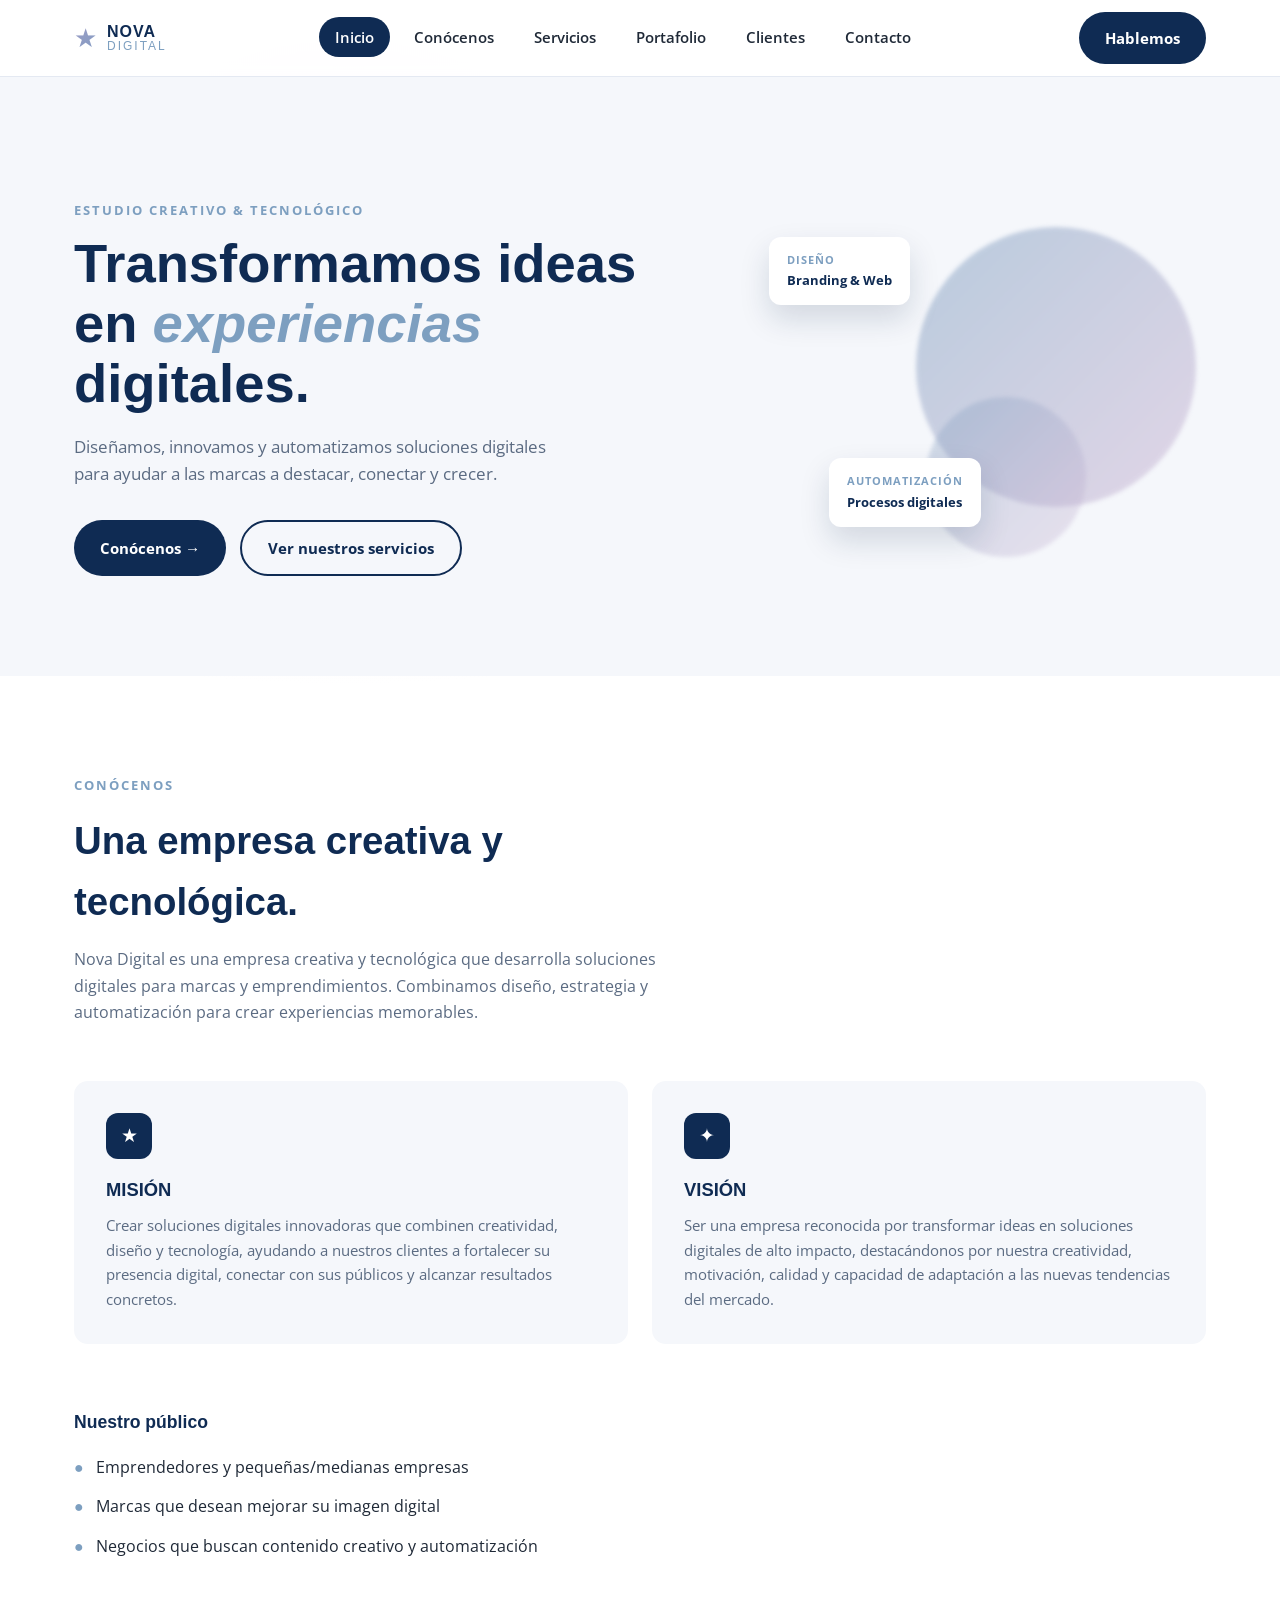
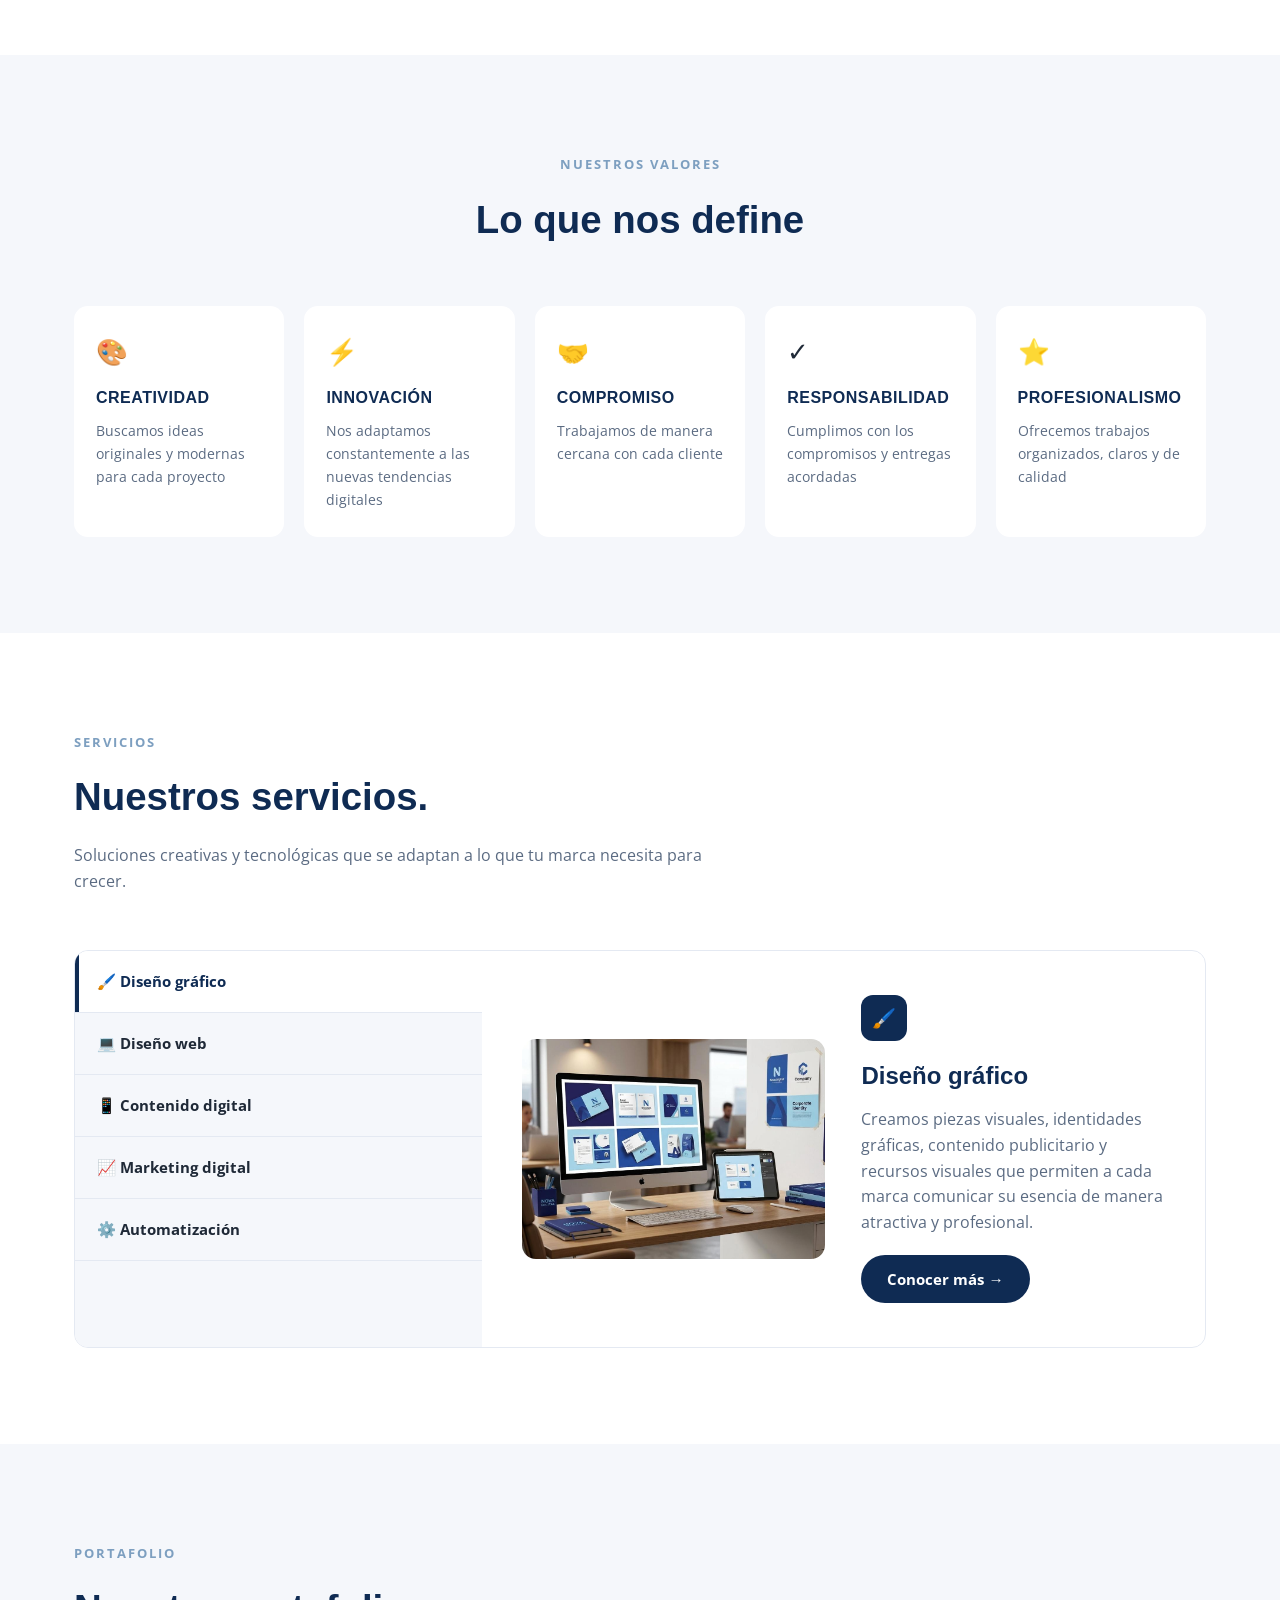
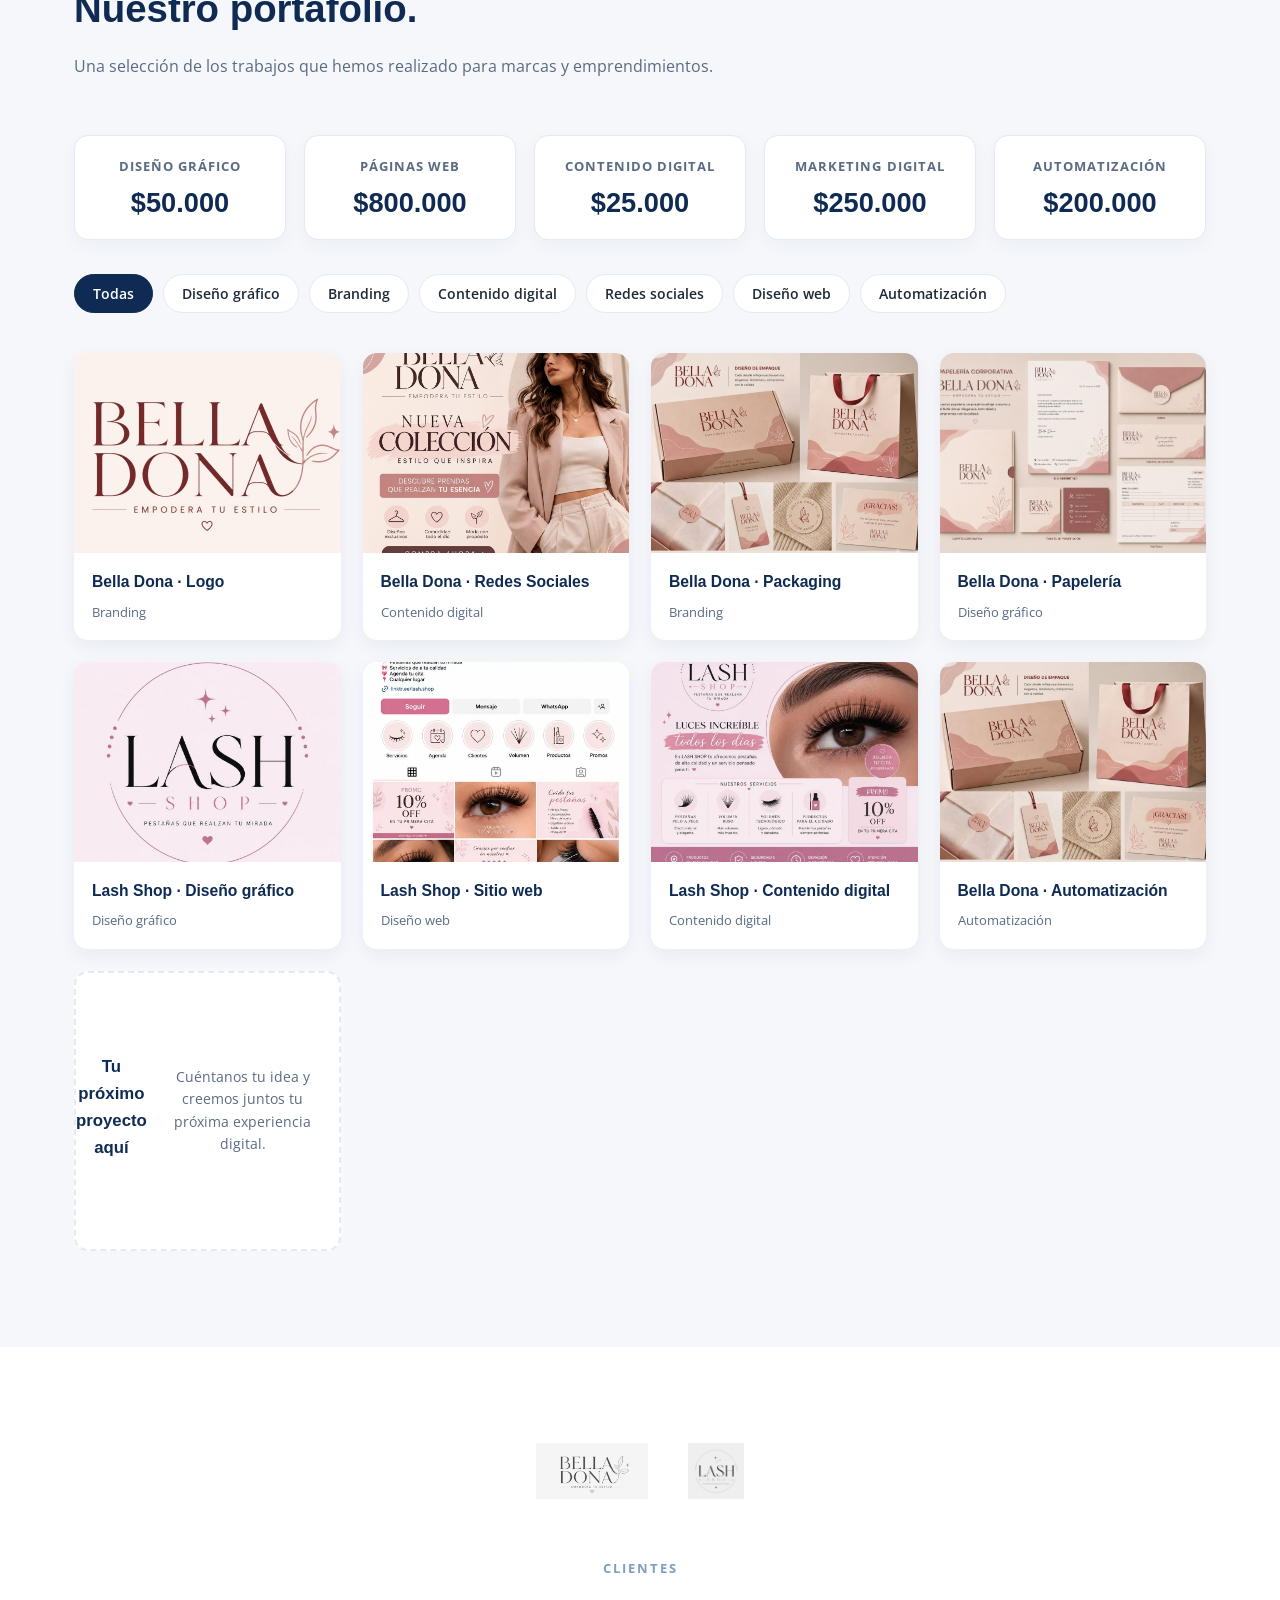
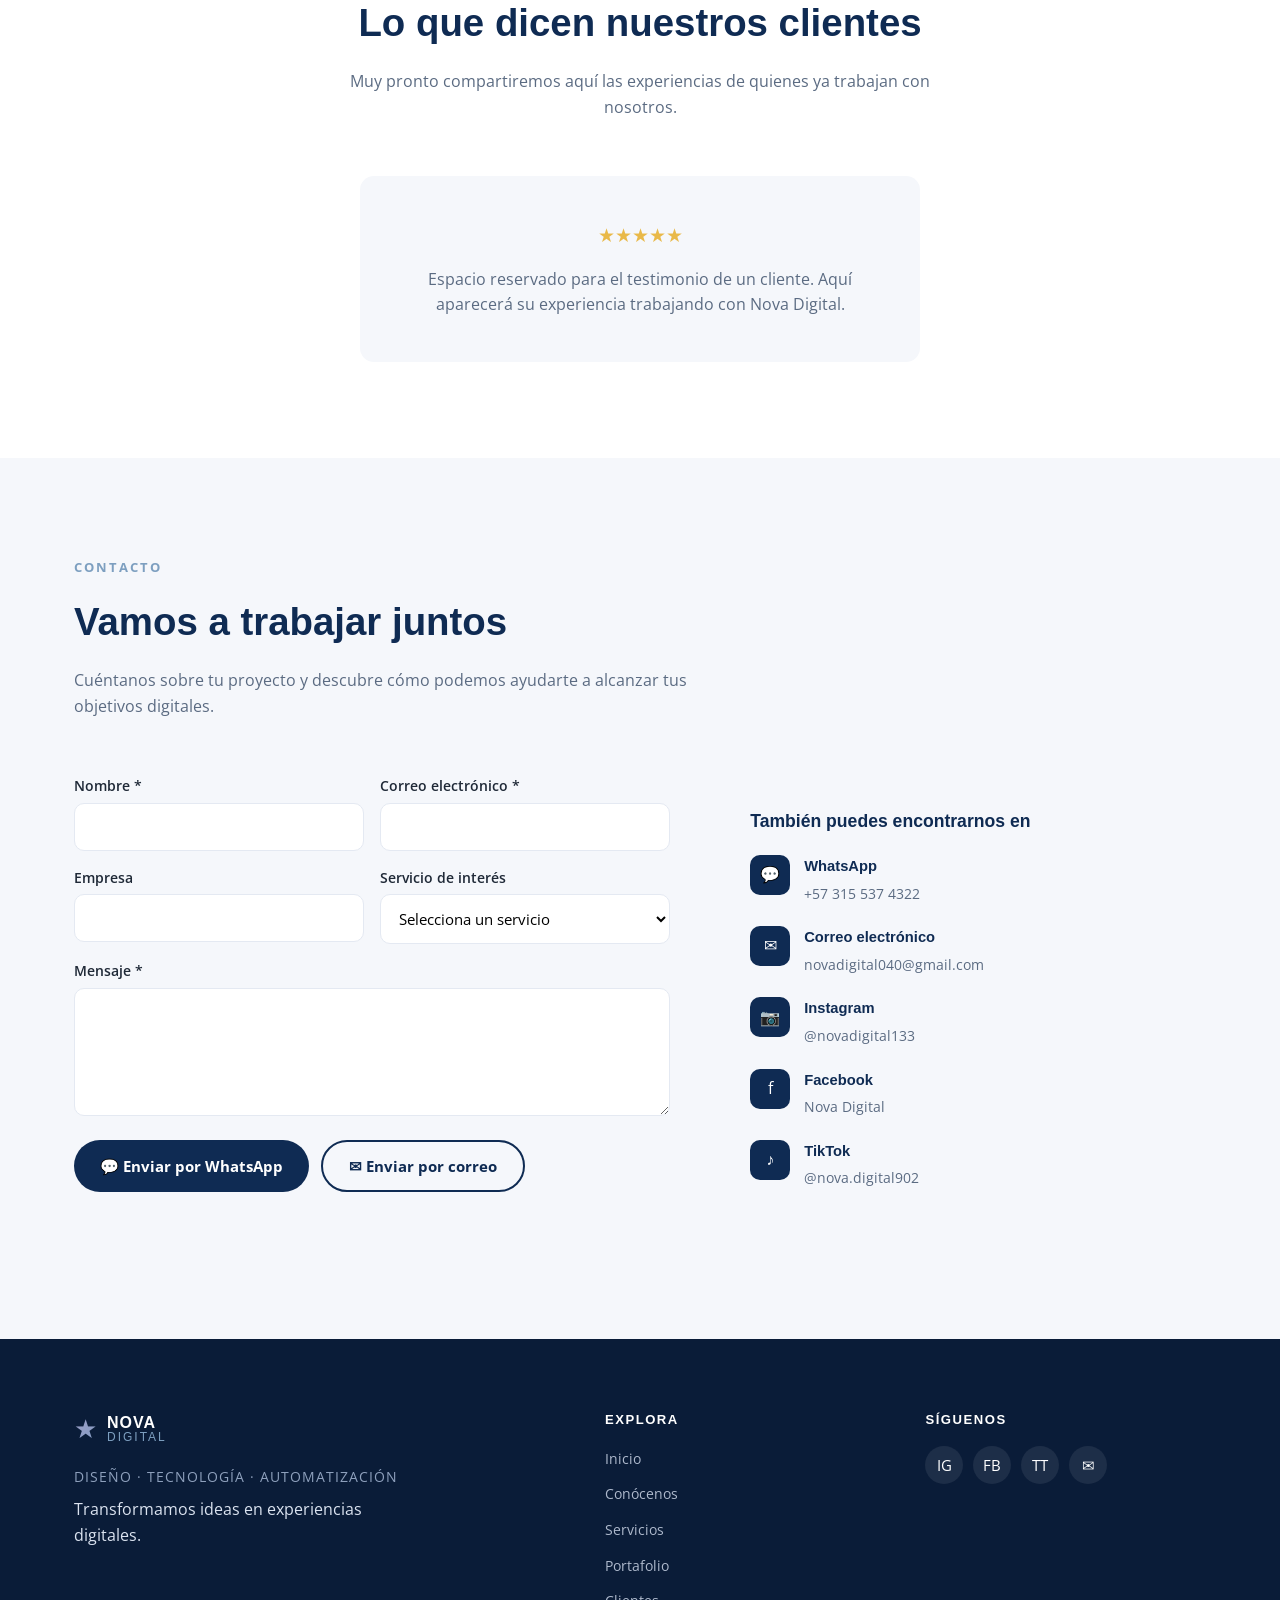
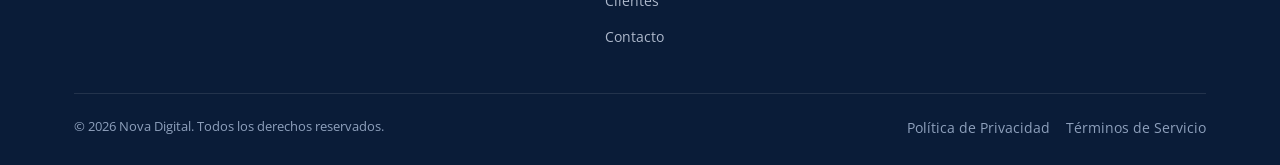
<file: index.html>
<!DOCTYPE html>
<html lang="es">
<head>
<meta charset="UTF-8">
<meta name="viewport" content="width=device-width, initial-scale=1.0">
<title>NOVA DIGITAL - Estudio Creativo & Tecnológico</title>
<meta name="description" content="Nova Digital: estudio creativo y tecnológico. Diseño, contenido y automatización digital para marcas y emprendimientos.">
<link rel="preconnect" href="https://fonts.googleapis.com">
<link rel="preconnect" href="https://fonts.gstatic.com" crossorigin>
<link href="https://fonts.googleapis.com/css2?family=Garet:wght@400;700&family=Open+Sans:wght@400;600;700&display=swap" rel="stylesheet">
<style>
:root{
  --navy:#0f2b53;
  --navy-deep:#0a1c38;
  --ink:#1f2937;
  --muted:#5b6b82;
  --line:#e4e9f2;
  --sky:#7d9fc0;
  --lav:#ceb5d4;
  --star-1:#a09ec5;
  --star-2:#7f9bc3;
  --bg-soft:#f5f7fb;
  --white:#ffffff;
  --radius:14px;
  --maxw:1180px;
}
*{box-sizing:border-box;}
html{background:#ffffff;scroll-behavior:smooth;}
body{margin:0;font-family:'Open Sans',sans-serif;color:var(--ink);background:transparent;line-height:1.6;}
/* Cada sección se detiene justo debajo del menú fijo al hacer scroll desde un enlace */
section[id]{scroll-margin-top:76px;}
@media (prefers-reduced-motion: reduce){
  html{scroll-behavior:auto;}
}
h1,h2,h3,h4{font-family:'Garet',sans-serif;color:var(--navy);margin:0;}
p{margin:0;}
a{color:inherit;}
img{max-width:100%;display:block;}
.container{max-width:var(--maxw);margin:0 auto;padding:0 24px;}
.eyebrow{display:inline-block;font-size:.8rem;letter-spacing:2px;color:var(--sky);font-weight:700;margin-bottom:14px;}
section{padding:96px 0;}
.btn{display:inline-flex;align-items:center;gap:8px;padding:14px 26px;border-radius:999px;font-weight:700;text-decoration:none;cursor:pointer;border:none;font-family:'Open Sans',sans-serif;font-size:.95rem;transition:all .26s ease;}
.btn-primary{background:var(--navy);color:#fff;}
.btn-primary:hover{transform:translateY(-2px);box-shadow:0 10px 24px rgba(16,40,77,.28);}
.btn-outline{background:transparent;color:var(--navy);border:2px solid var(--navy);}
.btn-outline:hover{transform:translateY(-2px);background:var(--navy);color:#fff;}

/* NAVBAR */
.navbar{position:sticky;top:0;z-index:500;background:rgba(255,255,255,.92);backdrop-filter:blur(6px);border-bottom:1px solid var(--line);}
.navbar .container{display:flex;align-items:center;justify-content:space-between;height:76px;}
.logo{display:flex;align-items:center;gap:10px;}
.logo-icon{font-size:1.6rem;background:linear-gradient(135deg,var(--star-1),var(--star-2));-webkit-background-clip:text;background-clip:text;color:transparent;}
.logo-nova{font-family:'Garet',sans-serif;font-weight:700;color:var(--navy);line-height:1;letter-spacing:1px;font-size:1rem;}
.logo-digital{font-family:'Garet',sans-serif;font-weight:400;color:var(--sky);line-height:1;letter-spacing:2px;font-size:.75rem;}
.nav-links{list-style:none;display:flex;gap:8px;margin:0;padding:0;}
.nav-links a{padding:10px 16px;border-radius:999px;text-decoration:none;color:var(--ink);font-weight:600;font-size:.92rem;}
.nav-links a:hover,.nav-links a.active-link{background:var(--navy);color:#fff;}
.nav-cta{display:flex;align-items:center;gap:14px;}
.hamburger{display:none;flex-direction:column;gap:5px;cursor:pointer;}
.hamburger span{width:24px;height:2px;background:var(--navy);display:block;}
@media (max-width:900px){
  .nav-links{display:none;position:absolute;top:76px;left:0;right:0;background:#fff;flex-direction:column;padding:16px;box-shadow:0 12px 24px rgba(0,0,0,.08);}
  .nav-links.nav-open{display:flex;}
  .hamburger{display:flex;}
  .nav-cta .btn{display:none;}
}

/* HERO */
.hero{position:relative;padding:120px 0 100px;overflow:hidden;background:var(--bg-soft);}
.hero .container{position:relative;z-index:2;display:grid;grid-template-columns:1.2fr .8fr;gap:40px;align-items:center;}
.hero h1{font-size:clamp(2.4rem,5vw,3.4rem);line-height:1.1;font-weight:700;}
.hero h1 em{font-style:italic;color:var(--sky);}
.hero-desc{margin-top:20px;max-width:480px;color:var(--muted);font-size:1.05rem;}
.hero-actions{margin-top:32px;display:flex;gap:14px;flex-wrap:wrap;}
.hero-visual{position:relative;height:340px;}
.hero-blob{position:absolute;border-radius:50%;background:linear-gradient(135deg,var(--sky),var(--lav));opacity:.5;filter:blur(2px);animation:blobFloat 9s ease-in-out infinite;}
.hero-blob.b1{width:280px;height:280px;top:10px;right:10px;animation-duration:11s;}
.hero-blob.b2{width:160px;height:160px;bottom:0;right:120px;opacity:.35;animation-duration:8s;animation-direction:alternate-reverse;}
@keyframes blobFloat{
  0%{transform:translate(0,0) scale(1);}
  50%{transform:translate(-18px,22px) scale(1.06);}
  100%{transform:translate(0,0) scale(1);}
}
@media (prefers-reduced-motion: reduce){
  .hero-blob{animation:none;}
}
.float-card{position:absolute;background:#fff;border-radius:12px;padding:14px 18px;box-shadow:0 14px 30px rgba(16,40,77,.15);font-size:.82rem;}
.float-card .fc-label{color:var(--sky);font-weight:700;letter-spacing:1px;font-size:.7rem;display:block;margin-bottom:2px;}
.float-card .fc-value{color:var(--navy);font-weight:700;}
.float-card.fc1{top:20px;left:0;}
.float-card.fc2{bottom:30px;left:60px;}

/* SECTION HEADER */
.section-header{max-width:640px;margin-bottom:56px;}
.section-header.center{margin-left:auto;margin-right:auto;text-align:center;}
.section-header h2{font-size:clamp(1.9rem,3vw,2.5rem);}
.section-header .sub{margin-top:14px;color:var(--muted);font-size:1.02rem;}

/* CONOCENOS */
.conocenos-grid{display:grid;grid-template-columns:1fr 1fr;gap:24px;margin-bottom:64px;}
.mv-card{background:var(--bg-soft);border-radius:var(--radius);padding:32px;}
.mv-icon{width:46px;height:46px;border-radius:12px;background:var(--navy);color:#fff;display:flex;align-items:center;justify-content:center;font-size:1.2rem;margin-bottom:16px;}
.mv-card h3{font-size:1.15rem;margin-bottom:10px;}
.mv-card p{color:var(--muted);font-size:.96rem;}
.public-list{display:grid;gap:14px;margin-top:18px;}
.public-item{display:flex;gap:12px;align-items:flex-start;}
.public-item .bullet{color:var(--sky);}
.subtitle{font-size:1.1rem;margin-bottom:6px;}

/* VALORES */
.valores{background:var(--bg-soft);}
.valores-grid{display:grid;grid-template-columns:repeat(auto-fit,minmax(190px,1fr));gap:20px;}
.valor-card{background:#fff;border-radius:var(--radius);padding:26px 22px;text-align:left;}
.valor-icon{font-size:1.6rem;margin-bottom:12px;}
.valor-card h3{font-size:1rem;letter-spacing:.5px;margin-bottom:8px;}
.valor-card p{color:var(--muted);font-size:.9rem;}

/* SERVICIOS */
.servicios-layout{display:grid;grid-template-columns:.9fr 1.6fr;gap:0;border:1px solid var(--line);border-radius:var(--radius);overflow:hidden;}
.servicios-tabs{list-style:none;margin:0;padding:0;background:var(--bg-soft);}
.servicios-tabs li{border-bottom:1px solid var(--line);}
.servicios-tabs button{width:100%;text-align:left;padding:20px 22px;background:none;border:none;font-family:'Open Sans',sans-serif;font-weight:700;font-size:.96rem;color:var(--ink);cursor:pointer;display:block;}
.servicios-tabs button.active{background:#fff;color:var(--navy);box-shadow:inset 4px 0 0 var(--navy);}
.servicio-panel{display:none;padding:44px 40px;grid-template-columns:1fr 1fr;gap:36px;align-items:center;}
.servicio-panel.active{display:grid;}
.servicio-visual{background:var(--bg-soft);border-radius:var(--radius);height:220px;display:flex;align-items:center;justify-content:center;text-align:center;color:var(--muted);font-size:.85rem;padding:0;overflow:hidden;}
.servicio-visual img{width:100%;height:100%;object-fit:cover;display:block;transition:transform .5s ease;}
.servicio-panel:hover .servicio-visual img{transform:scale(1.05);}
.servicio-icon{width:46px;height:46px;border-radius:12px;background:var(--navy);color:#fff;display:flex;align-items:center;justify-content:center;font-size:1.2rem;margin-bottom:16px;}
.servicio-panel h3{font-size:1.5rem;margin-bottom:12px;}
.servicio-panel p{color:var(--muted);margin-bottom:20px;}
@media (max-width:800px){
  .servicios-layout{grid-template-columns:1fr;}
  .servicio-panel{grid-template-columns:1fr;padding:28px 22px;}
}

/* PORTAFOLIO */
.portafolio{background:var(--bg-soft);}
.portfolio-pricing{display:grid;grid-template-columns:repeat(auto-fit,minmax(180px,1fr));gap:18px;margin:0 0 34px;}
.price-card{background:#fff;border:1px solid var(--line);border-radius:var(--radius);padding:20px 18px;text-align:center;box-shadow:0 6px 18px rgba(16,40,77,.04);}
.price-label{display:block;color:var(--muted);font-size:.8rem;letter-spacing:.08em;text-transform:uppercase;margin-bottom:10px;font-weight:700;}
.price-amount{display:block;color:var(--navy);font-size:1.7rem;font-weight:700;font-family:'Garet',sans-serif;line-height:1.2;}
.filter-bar{display:flex;flex-wrap:wrap;gap:10px;margin-bottom:40px;}
.filter-btn{padding:9px 18px;border-radius:999px;border:1px solid var(--line);background:#fff;font-family:'Open Sans',sans-serif;font-weight:600;font-size:.85rem;cursor:pointer;color:var(--ink);transition:all .2s ease;}
.filter-btn.active{background:var(--navy);color:#fff;border-color:var(--navy);}
.filter-btn:hover{transform:translateY(-1px);}
.portafolio-grid{display:grid;grid-template-columns:repeat(auto-fit,minmax(240px,1fr));gap:22px;}
.p-card{background:#fff;border-radius:var(--radius);overflow:hidden;box-shadow:0 6px 18px rgba(16,40,77,.06);cursor:pointer;transition:transform .35s cubic-bezier(.2,.7,.2,1),box-shadow .35s ease;}
.p-card:hover{transform:translateY(-6px);box-shadow:0 22px 40px rgba(16,40,77,.16);}
.p-card img,.p-card .ph{width:100%;height:200px;object-fit:cover;background:linear-gradient(135deg,var(--sky),var(--lav));transition:transform .5s ease;}
.p-card:hover img{transform:scale(1.06);}
.p-card .ph{display:flex;align-items:center;justify-content:center;color:#fff;font-weight:700;text-align:center;padding:10px;}
.p-card .p-caption{padding:16px 18px;}
.p-card .p-caption h4{font-size:.98rem;margin-bottom:4px;}
.p-card .p-caption span{color:var(--muted);font-size:.8rem;}
.p-card.hide{display:none;}
.p-card.next-project{display:flex;align-items:center;justify-content:center;min-height:280px;text-align:center;border:2px dashed var(--line);background:#fff;box-shadow:none;}
.p-card.next-project h4{font-size:1.05rem;margin-bottom:6px;}
.p-card.next-project p{color:var(--muted);font-size:.88rem;padding:0 18px;}

/* CLIENTES */
.clientes-logos{display:flex;gap:40px;justify-content:center;align-items:center;flex-wrap:wrap;margin-bottom:56px;opacity:.9;}
.clientes-logos img{height:56px;width:auto;object-fit:contain;filter:grayscale(100%);}
.testimonio-placeholder{max-width:560px;margin:0 auto;text-align:center;background:var(--bg-soft);border-radius:var(--radius);padding:44px 36px;}
.testimonio-placeholder .stars{color:#e9b949;font-size:1.2rem;margin-bottom:16px;}
.testimonio-placeholder p{color:var(--muted);}

/* CONTACTO */
.contacto-layout{display:grid;grid-template-columns:1.1fr .9fr;gap:48px;}
.form-group{margin-bottom:16px;}
.form-group label{display:block;font-size:.85rem;font-weight:600;margin-bottom:6px;color:var(--ink);}
.form-group input,.form-group select,.form-group textarea{width:100%;padding:13px 14px;border:1px solid var(--line);border-radius:10px;font-family:'Open Sans',sans-serif;font-size:.95rem;background:#fff;}
.form-group input:focus,.form-group select:focus,.form-group textarea:focus{outline:none;border-color:var(--sky);box-shadow:0 0 0 4px rgba(125,159,192,.18);}
.form-row{display:grid;grid-template-columns:1fr 1fr;gap:16px;}
.form-actions{display:flex;gap:12px;flex-wrap:wrap;margin-top:8px;}
.form-feedback{margin-top:14px;padding:12px 16px;border-radius:8px;background:#eaf6ec;color:#256029;font-size:.92rem;display:none;}
.form-feedback.show{display:block;}
.contacto-side{background:var(--bg-soft);border-radius:var(--radius);padding:32px;}
.contacto-side h3{font-size:1.1rem;margin-bottom:20px;}
.contact-row{display:flex;gap:14px;align-items:flex-start;margin-bottom:20px;}
.contact-row .ci{width:40px;height:40px;border-radius:10px;background:var(--navy);color:#fff;display:flex;align-items:center;justify-content:center;flex-shrink:0;}
.contact-row h4{font-size:.92rem;margin-bottom:2px;}
.contact-row p,.contact-row a{color:var(--muted);font-size:.9rem;text-decoration:none;}

/* FOOTER */
.footer{background:var(--navy-deep);color:#c9d4e6;padding:70px 0 26px;margin-top:0;}
.footer-top{display:grid;grid-template-columns:1.4fr .8fr .8fr;gap:40px;padding-bottom:44px;border-bottom:1px solid rgba(255,255,255,.1);}
.footer-logo{display:flex;align-items:center;gap:10px;margin-bottom:16px;}
.footer-logo .logo-nova{color:#fff;}
.footer-logo .logo-digital{color:var(--sky);}
.footer-tag{color:#8ea0bc;font-size:.85rem;letter-spacing:1px;margin-bottom:10px;}
.footer-headline{max-width:320px;color:#dbe3f0;}
.footer h4{color:#fff;font-size:.82rem;letter-spacing:1.5px;margin-bottom:16px;}
.footer ul{list-style:none;margin:0;padding:0;display:grid;gap:10px;}
.footer a{color:#aeb9cc;text-decoration:none;font-size:.9rem;}
.footer a:hover{color:#fff;}
.footer-socials{display:flex;gap:10px;}
.footer .social-icon{width:38px;height:38px;border-radius:50%;background:rgba(255,255,255,.08);display:flex;align-items:center;justify-content:center;color:#fff;text-decoration:none;font-size:.95rem;transition:all .2s ease;}
.footer .social-icon:hover{background:var(--sky);transform:translateY(-2px);}
.footer-bottom{display:flex;justify-content:space-between;flex-wrap:wrap;gap:10px;padding-top:22px;font-size:.82rem;color:#8ea0bc;}
.footer-bottom a{color:#8ea0bc;margin-left:16px;text-decoration:none;}
@media (max-width:800px){.footer-top{grid-template-columns:1fr;}}

/* MODALS (reused for servicios "Conocer más") */
.modal-overlay{position:fixed;inset:0;background:rgba(10,20,40,.6);display:none;align-items:center;justify-content:center;z-index:1000;padding:20px;}
.modal-overlay.active{display:flex;}
.modal{background:#fff;width:min(920px,100%);max-height:90vh;overflow:auto;border-radius:16px;padding:28px;position:relative;}
.modal .close-btn{position:absolute;right:18px;top:14px;background:none;border:none;font-size:1.5rem;cursor:pointer;color:var(--navy);}
.modal-header{text-align:center;margin-bottom:22px;}
.modal-header p{color:var(--muted);margin-top:8px;}
.modal-grid{display:grid;grid-template-columns:repeat(2,1fr);gap:16px;}
.modal-grid img{width:100%;height:260px;object-fit:cover;border-radius:10px;background:var(--bg-soft);}
.modal-caption{text-align:center;font-weight:700;color:var(--navy);margin-top:8px;font-size:.85rem;}
@media (max-width:640px){.modal-grid{grid-template-columns:1fr;}.conocenos-grid,.contacto-layout,.form-row{grid-template-columns:1fr;}}

/* ===================================================================
   FONDO DINÁMICO ANIMADO — Logo Nova ★
   Capa fija de estrellas + aurora sutil que actúa como fondo vivo
   de toda la página, detrás del contenido y de las secciones con
   color propio.
=================================================================== */
.star-field{
  position:fixed;
  inset:0;
  z-index:-1;
  pointer-events:none;
  overflow:hidden;
  background:
    radial-gradient(60% 50% at 15% 10%, rgba(206,181,212,.20), transparent 65%),
    radial-gradient(55% 45% at 90% 25%, rgba(125,159,192,.20), transparent 60%),
    radial-gradient(50% 50% at 50% 100%, rgba(160,158,197,.14), transparent 65%),
    #ffffff;
  background-size:180% 180%, 180% 180%, 160% 160%, auto;
  animation:auroraDrift 22s ease-in-out infinite;
}
@keyframes auroraDrift{
  0%{background-position:0% 0%, 100% 0%, 50% 100%;}
  50%{background-position:20% 30%, 70% 30%, 60% 80%;}
  100%{background-position:0% 0%, 100% 0%, 50% 100%;}
}
.star-field .star{
  position:absolute;
  color:var(--star-1);
  line-height:1;
  opacity:0;
  will-change:transform, opacity;
  animation-name:starTwinkle, starDrift;
  animation-timing-function:ease-in-out, linear;
  animation-iteration-count:infinite, infinite;
}
.star-field .star:nth-child(3n){color:var(--star-2);}
.star-field .star:nth-child(5n){color:var(--lav);}
@keyframes starTwinkle{
  0%,100%{opacity:0;}
  50%{opacity:var(--star-peak, .6);}
}
@keyframes starDrift{
  0%{transform:translateY(0) rotate(0deg);}
  100%{transform:translateY(-26px) rotate(20deg);}
}
@media (prefers-reduced-motion: reduce){
  .star-field{animation:none;}
  .star-field .star{animation:none;opacity:.22;}
}

/* Revelado suave al hacer scroll — un único patrón de animación
   aplicado de forma consistente en toda la página */
.reveal{opacity:0;transform:translateY(22px);transition:opacity .7s ease,transform .7s cubic-bezier(.2,.7,.2,1);}
.reveal.is-visible{opacity:1;transform:translateY(0);}
@media (prefers-reduced-motion: reduce){
  .reveal{opacity:1;transform:none;transition:none;}
}

/* Brillo premium al pasar el cursor sobre el botón principal */
.btn-primary{position:relative;overflow:hidden;}
.btn-primary::after{
  content:"";
  position:absolute;
  top:0;left:-60%;
  width:40%;height:100%;
  background:linear-gradient(115deg,transparent,rgba(255,255,255,.35),transparent);
  transform:skewX(-20deg);
  transition:left .6s ease;
}
.btn-primary:hover::after{left:130%;}

/* Botón flotante: vuelve al Inicio con desplazamiento suave */
.back-to-top{
  position:fixed;
  right:24px;
  bottom:24px;
  width:52px;
  height:52px;
  border-radius:50%;
  border:none;
  background:var(--navy);
  color:#fff;
  font-size:1.25rem;
  display:flex;
  align-items:center;
  justify-content:center;
  cursor:pointer;
  box-shadow:0 12px 28px rgba(16,40,77,.28);
  opacity:0;
  visibility:hidden;
  transform:translateY(14px);
  transition:opacity .35s ease, transform .35s ease, visibility .35s, box-shadow .2s ease;
  z-index:600;
}
.back-to-top.is-visible{opacity:1;visibility:visible;transform:translateY(0);}
.back-to-top:hover{box-shadow:0 16px 34px rgba(16,40,77,.36);transform:translateY(-3px);}
@media (max-width:600px){
  .back-to-top{right:16px;bottom:16px;width:46px;height:46px;font-size:1.1rem;}
}
</style>
</head>
<body>

<!-- FONDO DINÁMICO ANIMADO: estrellas ★ del logo Nova, decorativo -->
<div class="star-field" id="starField" aria-hidden="true"></div>

<!-- NAVBAR -->
<nav class="navbar">
  <div class="container">
    <div class="logo">
      <span class="logo-icon">★</span>
      <div>
        <div class="logo-nova">NOVA</div>
        <div class="logo-digital">DIGITAL</div>
      </div>
    </div>
    <ul class="nav-links" id="nav-links">
      <li><a href="#inicio" class="nav-link">Inicio</a></li>
      <li><a href="#conocenos" class="nav-link">Conócenos</a></li>
      <li><a href="#servicios" class="nav-link">Servicios</a></li>
      <li><a href="#portafolio" class="nav-link">Portafolio</a></li>
      <li><a href="#clientes" class="nav-link">Clientes</a></li>
      <li><a href="#contacto" class="nav-link">Contacto</a></li>
    </ul>
    <div class="nav-cta">
      <a href="#contacto" class="btn btn-primary">Hablemos</a>
      <div class="hamburger" id="hamburger" role="button" tabindex="0" aria-label="Abrir menú" aria-expanded="false" aria-controls="nav-links">
        <span></span><span></span><span></span>
      </div>
    </div>
  </div>
</nav>

<!-- HERO / INICIO -->
<section class="hero" id="inicio">
  <div class="container">
    <div>
      <span class="eyebrow">ESTUDIO CREATIVO &amp; TECNOLÓGICO</span>
      <h1>Transformamos ideas<br>en <em>experiencias</em><br>digitales.</h1>
      <p class="hero-desc">Diseñamos, innovamos y automatizamos soluciones digitales para ayudar a las marcas a destacar, conectar y crecer.</p>
      <div class="hero-actions">
        <a href="#conocenos" class="btn btn-primary">Conócenos →</a>
        <a href="#servicios" class="btn btn-outline">Ver nuestros servicios</a>
      </div>
    </div>
    <div class="hero-visual">
      <div class="hero-blob b1"></div>
      <div class="hero-blob b2"></div>
      <div class="float-card fc1"><span class="fc-label">DISEÑO</span><span class="fc-value">Branding &amp; Web</span></div>
      <div class="float-card fc2"><span class="fc-label">AUTOMATIZACIÓN</span><span class="fc-value">Procesos digitales</span></div>
    </div>
  </div>
</section>

<!-- CONOCENOS -->
<section id="conocenos">
  <div class="container">
    <div class="section-header reveal">
      <span class="eyebrow">CONÓCENOS</span>
      <h2>Una empresa creativa y tecnológica.</h2>
      <p class="sub">Nova Digital es una empresa creativa y tecnológica que desarrolla soluciones digitales para marcas y emprendimientos. Combinamos diseño, estrategia y automatización para crear experiencias memorables.</p>
    </div>

    <div class="conocenos-grid">
      <div class="mv-card reveal">
        <div class="mv-icon">★</div>
        <h3>MISIÓN</h3>
        <p>Crear soluciones digitales innovadoras que combinen creatividad, diseño y tecnología, ayudando a nuestros clientes a fortalecer su presencia digital, conectar con sus públicos y alcanzar resultados concretos.</p>
      </div>
      <div class="mv-card reveal">
        <div class="mv-icon">✦</div>
        <h3>VISIÓN</h3>
        <p>Ser una empresa reconocida por transformar ideas en soluciones digitales de alto impacto, destacándonos por nuestra creatividad, motivación, calidad y capacidad de adaptación a las nuevas tendencias del mercado.</p>
      </div>
    </div>

    <div>
      <h3 class="subtitle">Nuestro público</h3>
      <div class="public-list">
        <div class="public-item"><span class="bullet">●</span><p>Emprendedores y pequeñas/medianas empresas</p></div>
        <div class="public-item"><span class="bullet">●</span><p>Marcas que desean mejorar su imagen digital</p></div>
        <div class="public-item"><span class="bullet">●</span><p>Negocios que buscan contenido creativo y automatización</p></div>
      </div>
    </div>
  </div>
</section>

<!-- VALORES -->
<section class="valores">
  <div class="container">
    <div class="section-header center reveal">
      <span class="eyebrow">NUESTROS VALORES</span>
      <h2>Lo que nos define</h2>
    </div>
    <div class="valores-grid">
      <div class="valor-card reveal"><div class="valor-icon">🎨</div><h3>CREATIVIDAD</h3><p>Buscamos ideas originales y modernas para cada proyecto</p></div>
      <div class="valor-card reveal"><div class="valor-icon">⚡</div><h3>INNOVACIÓN</h3><p>Nos adaptamos constantemente a las nuevas tendencias digitales</p></div>
      <div class="valor-card reveal"><div class="valor-icon">🤝</div><h3>COMPROMISO</h3><p>Trabajamos de manera cercana con cada cliente</p></div>
      <div class="valor-card reveal"><div class="valor-icon">✓</div><h3>RESPONSABILIDAD</h3><p>Cumplimos con los compromisos y entregas acordadas</p></div>
      <div class="valor-card reveal"><div class="valor-icon">⭐</div><h3>PROFESIONALISMO</h3><p>Ofrecemos trabajos organizados, claros y de calidad</p></div>
    </div>
  </div>
</section>

<!-- SERVICIOS -->
<section id="servicios">
  <div class="container">
    <div class="section-header reveal">
      <span class="eyebrow">SERVICIOS</span>
      <h2>Nuestros servicios.</h2>
      <p class="sub">Soluciones creativas y tecnológicas que se adaptan a lo que tu marca necesita para crecer.</p>
    </div>

    <div class="servicios-layout reveal">
      <ul class="servicios-tabs" id="servicios-tabs">
        <li><button class="active" data-target="panel-dg">🖌️ Diseño gráfico</button></li>
        <li><button data-target="panel-dw">💻 Diseño web</button></li>
        <li><button data-target="panel-cd">📱 Contenido digital</button></li>
        <li><button data-target="panel-md">📈 Marketing digital</button></li>
        <li><button data-target="panel-ad">⚙️ Automatización</button></li>
      </ul>

      <div class="servicios-panels">
        <div class="servicio-panel active" id="panel-dg">
          <div class="servicio-visual">
            <img src="servicio-diseno-grafico.png" alt="Identidad de marca y piezas de diseño gráfico de Nova Digital: papelería, tarjetas, packaging y branding en pantalla">
          </div>
          <div>
            <div class="servicio-icon">🖌️</div>
            <h3>Diseño gráfico</h3>
            <p>Creamos piezas visuales, identidades gráficas, contenido publicitario y recursos visuales que permiten a cada marca comunicar su esencia de manera atractiva y profesional.</p>
            <button class="btn btn-primary open-servicio-modal" data-modal="dg-modal-overlay">Conocer más →</button>
          </div>
        </div>
        <div class="servicio-panel" id="panel-dw">
          <div class="servicio-visual">
            <img src="servicio-diseno-web.png" alt="Mockup de sitio web de Nova Digital mostrando servicios, portafolio y tecnología en pantalla de computador">
          </div>
          <div>
            <div class="servicio-icon">💻</div>
            <h3>Diseño web</h3>
            <p>Páginas web modernas, responsivas y optimizadas que generan conversiones y mejoran la presencia digital de tu marca.</p>
            <button class="btn btn-primary open-servicio-modal" data-modal="dw-modal-overlay">Conocer más →</button>
          </div>
        </div>
        <div class="servicio-panel" id="panel-cd">
          <div class="servicio-visual">
            <img src="servicio-contenido-digital.png" alt="Piezas de contenido digital y gráfico colorido creado por Nova Digital">
          </div>
          <div>
            <div class="servicio-icon">📱</div>
            <h3>Contenido digital</h3>
            <p>Estrategias de contenido creativo que conectan con tu audiencia y fortalecen tu marca en redes sociales.</p>
            <button class="btn btn-primary open-servicio-modal" data-modal="cd-modal-overlay">Conocer más →</button>
          </div>
        </div>
        <div class="servicio-panel" id="panel-md">
          <div class="servicio-visual">
            <img src="servicio-marketing-digital.png" alt="Dashboard de KPIs, estrategia de campaña y métricas de redes sociales de marketing digital">
          </div>
          <div>
            <div class="servicio-icon">📈</div>
            <h3>Marketing digital</h3>
            <p>Desarrollamos estrategias y contenidos digitales que ayudan a tu marca a mejorar su comunicación, conectar con su público y fortalecer su presencia en internet.</p>
            <button class="btn btn-primary" id="md-conocer-mas">Conocer más →</button>
          </div>
        </div>
        <div class="servicio-panel" id="panel-ad">
          <div class="servicio-visual">
            <img src="servicio-automatizacion-digital.png" alt="Automatización digital y procesos de negocio con herramientas digitales">
          </div>
          <div>
            <div class="servicio-icon">⚙️</div>
            <h3>Automatización digital</h3>
            <p>Soluciones automatizadas que optimizan tus procesos, ahorran tiempo y mejoran la experiencia de tus clientes.</p>
            <button class="btn btn-primary open-servicio-modal" data-modal="ad-modal-overlay">Conocer más →</button>
          </div>
        </div>
      </div>
    </div>
  </div>
</section>

<!-- Modales de ejemplos por servicio -->
<div id="dg-modal-overlay" class="modal-overlay" aria-hidden="true">
  <div class="modal" role="dialog" aria-modal="true">
    <button class="close-btn" data-close-modal aria-label="Cerrar">×</button>
    <div class="modal-header"><h2>Diseño Gráfico — Proyectos</h2><p>Ejemplos de nuestros trabajos en diseño gráfico.</p></div>
    <div class="modal-grid">
      <div><img src="lashdiseñografico.jpg" alt="LASH SHOP"><div class="modal-caption">LASH SHOP</div></div>
      <div><img src="belladiseñografico.jpg" alt="Bella Dona"><div class="modal-caption">Bella Dona</div></div>
    </div>
  </div>
</div>
<div id="dw-modal-overlay" class="modal-overlay" aria-hidden="true">
  <div class="modal" role="dialog" aria-modal="true">
    <button class="close-btn" data-close-modal aria-label="Cerrar">×</button>
    <div class="modal-header"><h2>Diseño Web — Proyectos</h2><p>Ejemplos de nuestros trabajos en diseño web.</p></div>
    <div class="modal-grid">
      <div><img src="lashdiseñoweb2.jpg" alt="LASH SHOP"><div class="modal-caption">LASH SHOP</div></div>
      <div><img src="belladiseñografico2.jpg" alt="Bella Dona - Redes Sociales"><div class="modal-caption">Bella Dona · Redes Sociales</div></div>
    </div>
  </div>
</div>
<div id="cd-modal-overlay" class="modal-overlay" aria-hidden="true">
  <div class="modal" role="dialog" aria-modal="true">
    <button class="close-btn" data-close-modal aria-label="Cerrar">×</button>
    <div class="modal-header"><h2>Contenido Digital — Proyectos</h2><p>Ejemplos de nuestros trabajos en contenido digital.</p></div>
    <div class="modal-grid">
      <div><img src="bellacontenidodigital.jpg" alt="Bella Dona"><div class="modal-caption">Bella Dona</div></div>
      <div><img src="lashcontenidodigital.jpg" alt="LASH SHOP"><div class="modal-caption">LASH SHOP</div></div>
    </div>
  </div>
</div>
<div id="ad-modal-overlay" class="modal-overlay" aria-hidden="true">
  <div class="modal" role="dialog" aria-modal="true">
    <button class="close-btn" data-close-modal aria-label="Cerrar">×</button>
    <div class="modal-header"><h2>Automatización Digital — Proyectos</h2><p>Ejemplos de nuestros trabajos en automatización digital.</p></div>
    <div class="modal-grid">
      <div><img src="bellaautomatizacion1.jpg" alt="Bella Dona"><div class="modal-caption">Bella Dona</div></div>
      <div><img src="bellaautomatizacion2.jpg" alt="Bella Dona"><div class="modal-caption">Bella Dona</div></div>
      <div><img src="bellaautomatizacion3.jpg" alt="Bella Dona"><div class="modal-caption">Bella Dona</div></div>
    </div>
  </div>
</div>

<!-- PORTAFOLIO -->
<section class="portafolio" id="portafolio">
  <div class="container">
    <div class="section-header reveal">
      <span class="eyebrow">PORTAFOLIO</span>
      <h2>Nuestro portafolio.</h2>
      <p class="sub">Una selección de los trabajos que hemos realizado para marcas y emprendimientos.</p>
    </div>

    <div class="portfolio-pricing reveal">
      <div class="price-card">
        <span class="price-label">Diseño gráfico</span>
        <span class="price-amount">$50.000</span>
      </div>
      <div class="price-card">
        <span class="price-label">Páginas web</span>
        <span class="price-amount">$800.000</span>
      </div>
      <div class="price-card">
        <span class="price-label">Contenido digital</span>
        <span class="price-amount">$25.000</span>
      </div>
      <div class="price-card">
        <span class="price-label">Marketing digital</span>
        <span class="price-amount">$250.000</span>
      </div>
      <div class="price-card">
        <span class="price-label">Automatización</span>
        <span class="price-amount">$200.000</span>
      </div>
    </div>

    <div class="filter-bar" id="filter-bar">
      <button class="filter-btn active" data-filter="todas">Todas</button>
      <button class="filter-btn" data-filter="diseno-grafico">Diseño gráfico</button>
      <button class="filter-btn" data-filter="branding">Branding</button>
      <button class="filter-btn" data-filter="contenido-digital">Contenido digital</button>
      <button class="filter-btn" data-filter="redes-sociales">Redes sociales</button>
      <button class="filter-btn" data-filter="diseno-web">Diseño web</button>
      <button class="filter-btn" data-filter="automatizacion">Automatización</button>
    </div>

    <div class="portafolio-grid" id="portafolio-grid">
      <div class="p-card reveal" data-cat="branding diseno-grafico"><img src="bella-dona-logo.jpg" alt="Logo Bella Dona"><div class="p-caption"><h4>Bella Dona · Logo</h4><span>Branding</span></div></div>
      <div class="p-card reveal" data-cat="redes-sociales contenido-digital"><img src="bella-dona-redes-sociales.jpg" alt="Redes Sociales Bella Dona"><div class="p-caption"><h4>Bella Dona · Redes Sociales</h4><span>Contenido digital</span></div></div>
      <div class="p-card reveal" data-cat="branding"><img src="bella-dona-packaging.jpg" alt="Packaging Bella Dona"><div class="p-caption"><h4>Bella Dona · Packaging</h4><span>Branding</span></div></div>
      <div class="p-card reveal" data-cat="diseno-grafico branding"><img src="bella-dona-papeleria.jpg" alt="Papelería Bella Dona"><div class="p-caption"><h4>Bella Dona · Papelería</h4><span>Diseño gráfico</span></div></div>
      <div class="p-card reveal" data-cat="diseno-grafico"><img src="lashdiseñografico.jpg" alt="Lash Shop"><div class="p-caption"><h4>Lash Shop · Diseño gráfico</h4><span>Diseño gráfico</span></div></div>
      <div class="p-card reveal" data-cat="diseno-web"><img src="lashdiseñoweb2.jpg" alt="Lash Shop web"><div class="p-caption"><h4>Lash Shop · Sitio web</h4><span>Diseño web</span></div></div>
      <div class="p-card reveal" data-cat="contenido-digital"><img src="lashcontenidodigital.jpg" alt="Lash Shop contenido"><div class="p-caption"><h4>Lash Shop · Contenido digital</h4><span>Contenido digital</span></div></div>
      <div class="p-card reveal" data-cat="automatizacion"><img src="bellaautomatizacion1.jpg" alt="Automatización Bella Dona"><div class="p-caption"><h4>Bella Dona · Automatización</h4><span>Automatización</span></div></div>
      <div class="p-card next-project reveal"><h4>Tu próximo proyecto aquí</h4><p>Cuéntanos tu idea y creemos juntos tu próxima experiencia digital.</p></div>
    </div>
  </div>
</section>

<!-- CLIENTES -->
<section id="clientes">
  <div class="container">
    <div class="clientes-logos">
      <img src="bella-dona-logo.jpg" alt="Bella Dona">
      <img src="lashdiseñografico.jpg" alt="Lash Shop">
    </div>
    <div class="section-header center reveal">
      <span class="eyebrow">CLIENTES</span>
      <h2>Lo que dicen nuestros clientes</h2>
      <p class="sub">Muy pronto compartiremos aquí las experiencias de quienes ya trabajan con nosotros.</p>
    </div>
    <div class="testimonio-placeholder reveal">
      <div class="stars">★★★★★</div>
      <p>Espacio reservado para el testimonio de un cliente. Aquí aparecerá su experiencia trabajando con Nova Digital.</p>
    </div>
  </div>
</section>

<!-- CONTACTO -->
<section class="valores" id="contacto">
  <div class="container">
    <div class="section-header reveal">
      <span class="eyebrow">CONTACTO</span>
      <h2>Vamos a trabajar juntos</h2>
      <p class="sub">Cuéntanos sobre tu proyecto y descubre cómo podemos ayudarte a alcanzar tus objetivos digitales.</p>
    </div>

    <div class="contacto-layout">
      <form id="contacto-form" class="reveal">
        <div class="form-row">
          <div class="form-group"><label for="f-nombre">Nombre *</label><input id="f-nombre" type="text" name="nombre" required></div>
          <div class="form-group"><label for="f-email">Correo electrónico *</label><input id="f-email" type="email" name="email" required></div>
        </div>
        <div class="form-row">
          <div class="form-group"><label for="f-empresa">Empresa</label><input id="f-empresa" type="text" name="empresa"></div>
          <div class="form-group">
            <label for="f-servicio">Servicio de interés</label>
            <select id="f-servicio" name="servicio">
              <option value="">Selecciona un servicio</option>
              <option value="Diseño gráfico">Diseño gráfico</option>
              <option value="Diseño web">Diseño web</option>
              <option value="Contenido digital">Contenido digital</option>
              <option value="Marketing digital">Marketing digital</option>
              <option value="Automatización digital">Automatización digital</option>
            </select>
          </div>
        </div>
        <div class="form-group"><label for="f-mensaje">Mensaje *</label><textarea id="f-mensaje" name="mensaje" rows="5" required></textarea></div>

        <div class="form-actions">
          <button type="button" id="btn-whatsapp" class="btn btn-primary">💬 Enviar por WhatsApp</button>
          <button type="button" id="btn-correo" class="btn btn-outline">✉ Enviar por correo</button>
        </div>
        <p class="form-feedback" id="form-feedback">Completa al menos tu nombre, correo y mensaje para continuar.</p>
      </form>

      <div class="contacto-side reveal">
        <h3>También puedes encontrarnos en</h3>
        <div class="contact-row">
          <div class="ci">💬</div>
          <div><h4>WhatsApp</h4><a href="https://wa.me/573155374322" target="_blank" rel="noopener">+57 315 537 4322</a></div>
        </div>
        <div class="contact-row">
          <div class="ci">✉</div>
          <div><h4>Correo electrónico</h4><a href="mailto:novadigital040@gmail.com">novadigital040@gmail.com</a></div>
        </div>
        <div class="contact-row">
          <div class="ci">📷</div>
          <div><h4>Instagram</h4><a href="https://www.instagram.com/novadigital133" target="_blank" rel="noopener">@novadigital133</a></div>
        </div>
        <div class="contact-row">
          <div class="ci">f</div>
          <div><h4>Facebook</h4><a href="https://www.facebook.com/share/1CDBP7j8o6/" target="_blank" rel="noopener">Nova Digital</a></div>
        </div>
        <div class="contact-row">
          <div class="ci">♪</div>
          <div><h4>TikTok</h4><a href="https://www.tiktok.com/@nova.digital902" target="_blank" rel="noopener">@nova.digital902</a></div>
        </div>
      </div>
    </div>
  </div>
</section>

<!-- FOOTER -->
<footer class="footer">
  <div class="container">
    <div class="footer-top">
      <div>
        <div class="footer-logo">
          <span class="logo-icon">★</span>
          <div><div class="logo-nova">NOVA</div><div class="logo-digital">DIGITAL</div></div>
        </div>
        <p class="footer-tag">DISEÑO · TECNOLOGÍA · AUTOMATIZACIÓN</p>
        <p class="footer-headline">Transformamos ideas en experiencias digitales.</p>
      </div>
      <div>
        <h4>EXPLORA</h4>
        <ul>
          <li><a href="#inicio">Inicio</a></li>
          <li><a href="#conocenos">Conócenos</a></li>
          <li><a href="#servicios">Servicios</a></li>
          <li><a href="#portafolio">Portafolio</a></li>
          <li><a href="#clientes">Clientes</a></li>
          <li><a href="#contacto">Contacto</a></li>
        </ul>
      </div>
      <div>
        <h4>SÍGUENOS</h4>
        <div class="footer-socials">
          <a href="https://www.instagram.com/novadigital133" class="social-icon" target="_blank" rel="noopener" aria-label="Instagram">IG</a>
          <a href="https://www.facebook.com/share/1CDBP7j8o6/" class="social-icon" target="_blank" rel="noopener" aria-label="Facebook">FB</a>
          <a href="https://www.tiktok.com/@nova.digital902" class="social-icon" target="_blank" rel="noopener" aria-label="TikTok">TT</a>
          <a href="mailto:novadigital040@gmail.com" class="social-icon" aria-label="Correo">✉</a>
        </div>
      </div>
    </div>
    <div class="footer-bottom">
      <p>&copy; 2026 Nova Digital. Todos los derechos reservados.</p>
      <div><a href="#">Política de Privacidad</a><a href="#">Términos de Servicio</a></div>
    </div>
  </div>
</footer>

<!-- Botón flotante: volver a Inicio -->
<button id="backToTop" class="back-to-top" aria-label="Volver al inicio" title="Volver al inicio">★</button>

<script>
// Fondo dinámico animado: genera el campo de estrellas ★ (logo Nova)
(function(){
  const field = document.getElementById('starField');
  if(!field) return;
  const prefersReduced = window.matchMedia('(prefers-reduced-motion: reduce)').matches;
  const total = prefersReduced ? 0 : (window.innerWidth < 700 ? 26 : 46);
  for(let i = 0; i < total; i++){
    const star = document.createElement('span');
    star.className = 'star';
    star.textContent = '★';
    const size = 8 + Math.random() * 18;
    const twinkleDur = 4 + Math.random() * 5;
    const driftDur = 10 + Math.random() * 14;
    const delay = Math.random() * 8;
    star.style.left = Math.random() * 100 + '%';
    star.style.top = Math.random() * 100 + '%';
    star.style.fontSize = size + 'px';
    star.style.setProperty('--star-peak', (0.25 + Math.random() * 0.45).toFixed(2));
    star.style.animationDuration = twinkleDur + 's, ' + driftDur + 's';
    star.style.animationDelay = delay + 's, ' + delay + 's';
    field.appendChild(star);
  }
})();

// Revelado suave de secciones al hacer scroll
(function(){
  const items = document.querySelectorAll('.reveal');
  if(!items.length) return;
  if(!('IntersectionObserver' in window) || window.matchMedia('(prefers-reduced-motion: reduce)').matches){
    items.forEach(el => el.classList.add('is-visible'));
    return;
  }
  const observer = new IntersectionObserver((entries) => {
    entries.forEach(entry => {
      if(entry.isIntersecting){
        entry.target.classList.add('is-visible');
        observer.unobserve(entry.target);
      }
    });
  }, {threshold:.15, rootMargin:'0px 0px -60px 0px'});
  items.forEach(el => observer.observe(el));
})();

// Botón flotante "volver al inicio": aparece al bajar y regresa con scroll suave
(function(){
  const btn = document.getElementById('backToTop');
  const inicio = document.getElementById('inicio');
  if(!btn || !inicio) return;
  function onScroll(){
    btn.classList.toggle('is-visible', window.scrollY > window.innerHeight * 0.6);
  }
  document.addEventListener('scroll', onScroll);
  onScroll();
  btn.addEventListener('click', function(){
    inicio.scrollIntoView({behavior: window.matchMedia('(prefers-reduced-motion: reduce)').matches ? 'auto' : 'smooth', block:'start'});
  });
})();

// Menú móvil
(function(){
  const hamburger = document.getElementById('hamburger');
  const navLinks = document.getElementById('nav-links');
  function toggleMenu(){
    const isOpen = navLinks.classList.toggle('nav-open');
    hamburger.classList.toggle('hamburger-open', isOpen);
    hamburger.setAttribute('aria-expanded', String(isOpen));
  }
  hamburger && hamburger.addEventListener('click', toggleMenu);
  hamburger && hamburger.addEventListener('keydown', function(e){
    if(e.key === 'Enter' || e.key === ' '){ e.preventDefault(); toggleMenu(); }
  });
  document.querySelectorAll('.nav-link').forEach(function(link){
    link.addEventListener('click', function(){
      navLinks.classList.remove('nav-open');
      hamburger.classList.remove('hamburger-open');
      hamburger.setAttribute('aria-expanded', 'false');
    });
  });
})();

// Resalta la pestaña activa según la sección visible
(function(){
  const links = document.querySelectorAll('.nav-link');
  const sections = Array.from(links).map(l => document.querySelector(l.getAttribute('href'))).filter(Boolean);
  function onScroll(){
    let current = sections[0];
    sections.forEach(sec => { if (window.scrollY + 100 >= sec.offsetTop) current = sec; });
    links.forEach(l => l.classList.toggle('active-link', l.getAttribute('href') === '#' + current.id));
  }
  document.addEventListener('scroll', onScroll);
  onScroll();
})();

// Tabs de Servicios
(function(){
  const buttons = document.querySelectorAll('#servicios-tabs button');
  buttons.forEach(btn => {
    btn.addEventListener('click', function(){
      buttons.forEach(b => b.classList.remove('active'));
      document.querySelectorAll('.servicio-panel').forEach(p => p.classList.remove('active'));
      btn.classList.add('active');
      document.getElementById(btn.dataset.target).classList.add('active');
    });
  });
})();

// Modales de ejemplos de servicios
(function(){
  document.querySelectorAll('.open-servicio-modal').forEach(btn => {
    btn.addEventListener('click', function(){
      const overlay = document.getElementById(btn.dataset.modal);
      overlay.classList.add('active');
      overlay.setAttribute('aria-hidden', 'false');
      document.body.style.overflow = 'hidden';
    });
  });
  document.querySelectorAll('[data-close-modal]').forEach(btn => {
    btn.addEventListener('click', function(){
      const overlay = btn.closest('.modal-overlay');
      overlay.classList.remove('active');
      overlay.setAttribute('aria-hidden', 'true');
      document.body.style.overflow = '';
    });
  });
  document.querySelectorAll('.modal-overlay').forEach(overlay => {
    overlay.addEventListener('click', function(e){
      if(e.target === overlay){
        overlay.classList.remove('active');
        overlay.setAttribute('aria-hidden', 'true');
        document.body.style.overflow = '';
      }
    });
  });
  document.addEventListener('keydown', function(e){
    if(e.key === 'Escape'){
      document.querySelectorAll('.modal-overlay.active').forEach(overlay => {
        overlay.classList.remove('active');
        overlay.setAttribute('aria-hidden', 'true');
        document.body.style.overflow = '';
      });
    }
  });
  // "Conocer más" de Marketing digital: baja al formulario y preselecciona el servicio
  const mdBtn = document.getElementById('md-conocer-mas');
  mdBtn && mdBtn.addEventListener('click', function(){
    document.getElementById('f-servicio').value = 'Marketing digital';
    document.getElementById('contacto').scrollIntoView({behavior:'smooth'});
  });
})();

// Filtro de Portafolio
(function(){
  const buttons = document.querySelectorAll('.filter-btn');
  const cards = document.querySelectorAll('.p-card:not(.next-project)');
  buttons.forEach(btn => {
    btn.addEventListener('click', function(){
      buttons.forEach(b => b.classList.remove('active'));
      btn.classList.add('active');
      const filter = btn.dataset.filter;
      cards.forEach(card => {
        const cats = (card.dataset.cat || '').split(' ');
        card.classList.toggle('hide', filter !== 'todas' && !cats.includes(filter));
      });
    });
  });
})();

// Formulario de contacto: WhatsApp y correo
(function(){
  const form = document.getElementById('contacto-form');
  const feedback = document.getElementById('form-feedback');

  function getData(){
    return {
      nombre: document.getElementById('f-nombre').value.trim(),
      email: document.getElementById('f-email').value.trim(),
      empresa: document.getElementById('f-empresa').value.trim(),
      servicio: document.getElementById('f-servicio').value,
      mensaje: document.getElementById('f-mensaje').value.trim()
    };
  }
  function isValid(d){ return d.nombre && d.email && d.mensaje; }
  function showFeedback(msg){
    feedback.textContent = msg;
    feedback.classList.add('show');
    setTimeout(() => feedback.classList.remove('show'), 6000);
  }

  document.getElementById('btn-whatsapp').addEventListener('click', function(){
    const d = getData();
    if(!isValid(d)){ showFeedback('Completa al menos tu nombre, correo y mensaje para continuar.'); return; }
    let text = `Hola Nova Digital, soy ${d.nombre}.`;
    if(d.empresa) text += ` Empresa: ${d.empresa}.`;
    if(d.servicio) text += ` Servicio de interés: ${d.servicio}.`;
    text += ` ${d.mensaje} (Correo: ${d.email})`;
    window.open('https://wa.me/573155374322?text=' + encodeURIComponent(text), '_blank');
  });

  document.getElementById('btn-correo').addEventListener('click', function(){
    const d = getData();
    if(!isValid(d)){ showFeedback('Completa al menos tu nombre, correo y mensaje para continuar.'); return; }
    const subject = 'Nuevo contacto desde la web - ' + d.nombre;
    let body = `Nombre: ${d.nombre}\nCorreo: ${d.email}`;
    if(d.empresa) body += `\nEmpresa: ${d.empresa}`;
    if(d.servicio) body += `\nServicio de interés: ${d.servicio}`;
    body += `\n\nMensaje:\n${d.mensaje}`;
    window.location.href = 'mailto:novadigital040@gmail.com?subject=' + encodeURIComponent(subject) + '&body=' + encodeURIComponent(body);
  });
})();
</script>
</body>
</html>
</file>
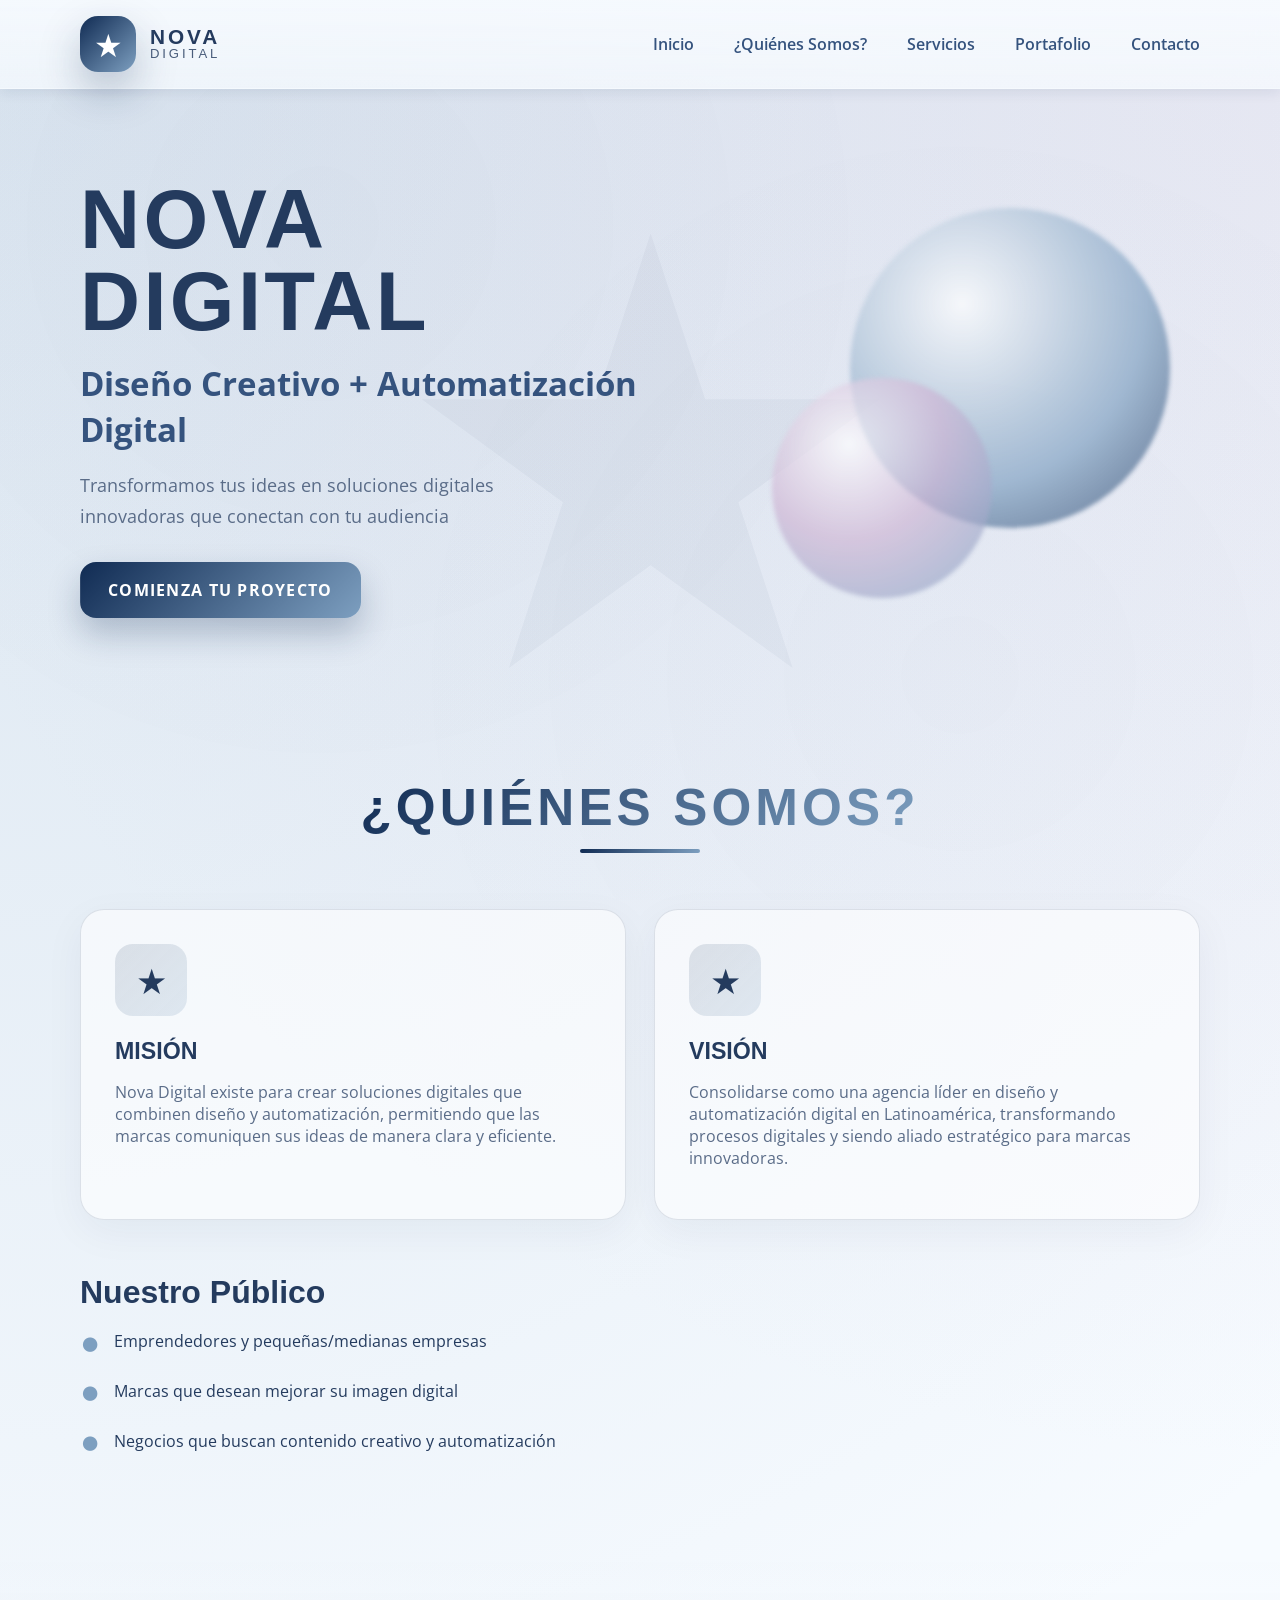
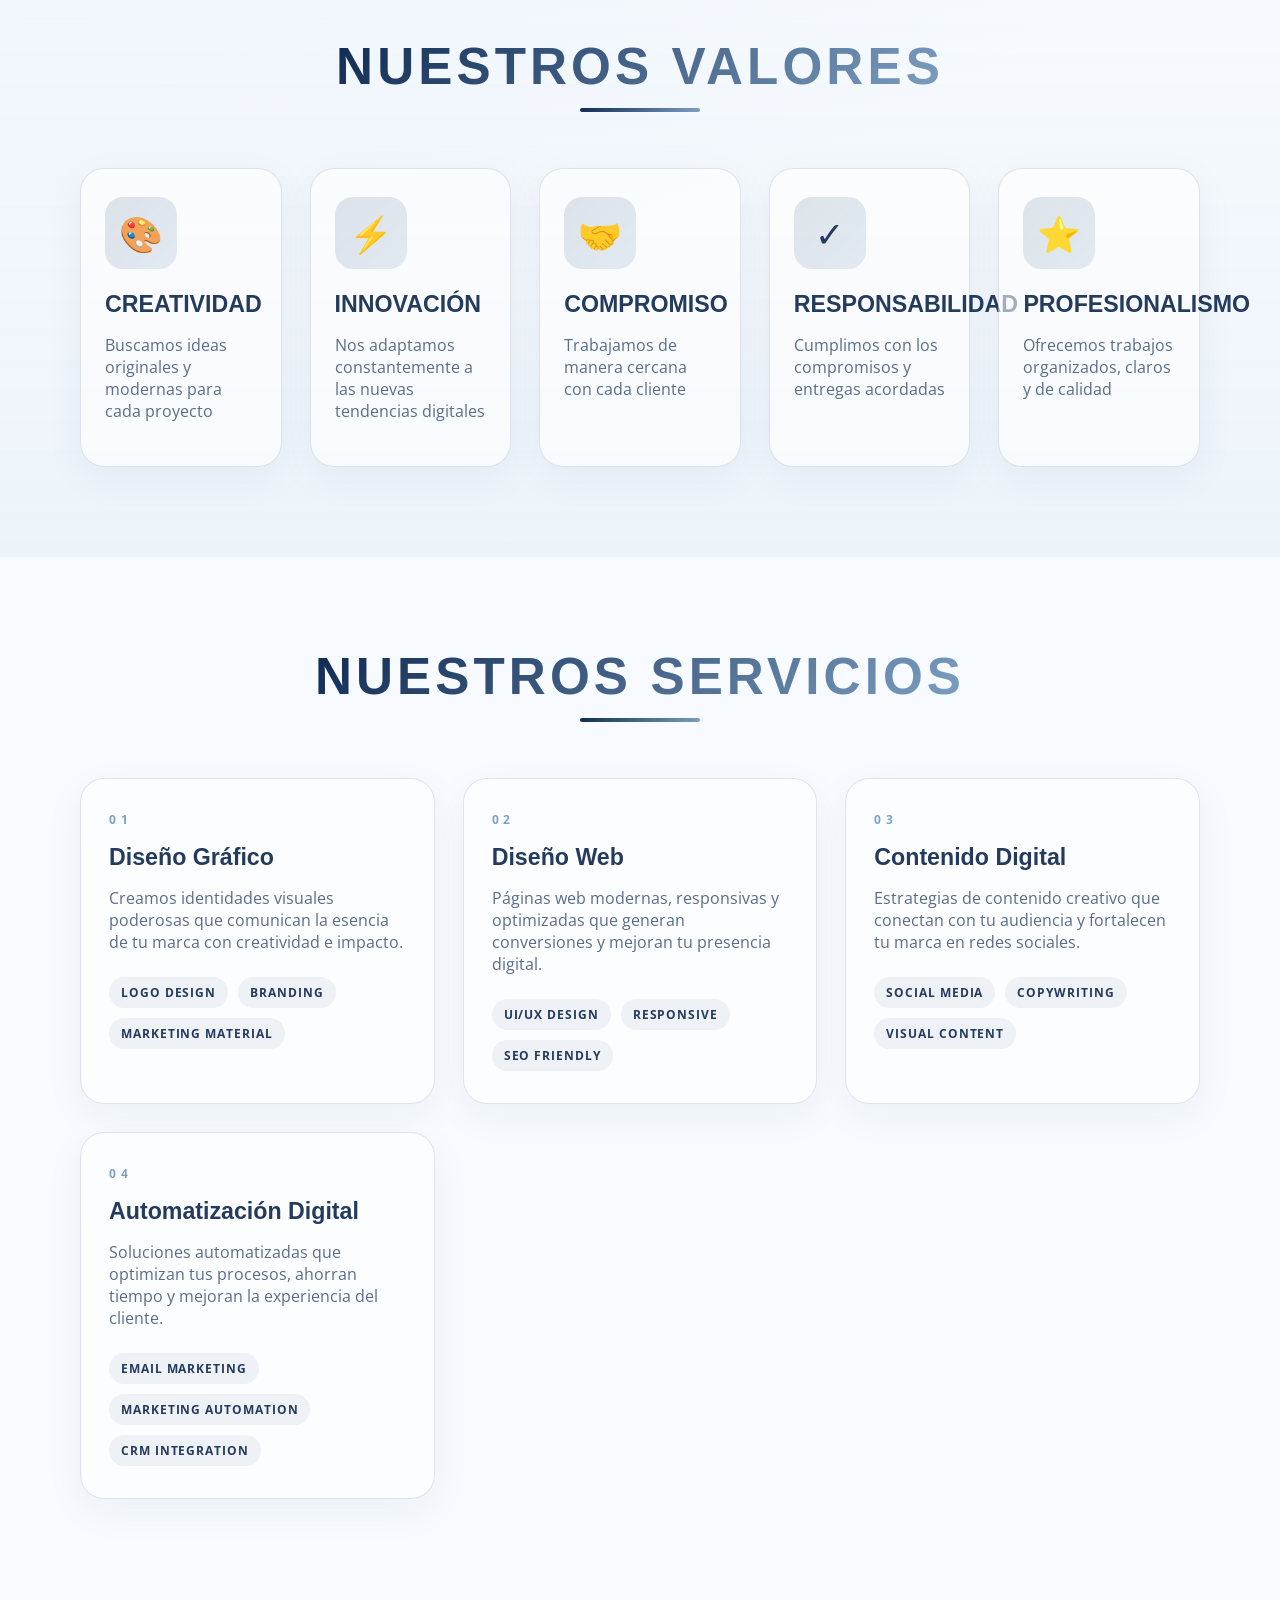
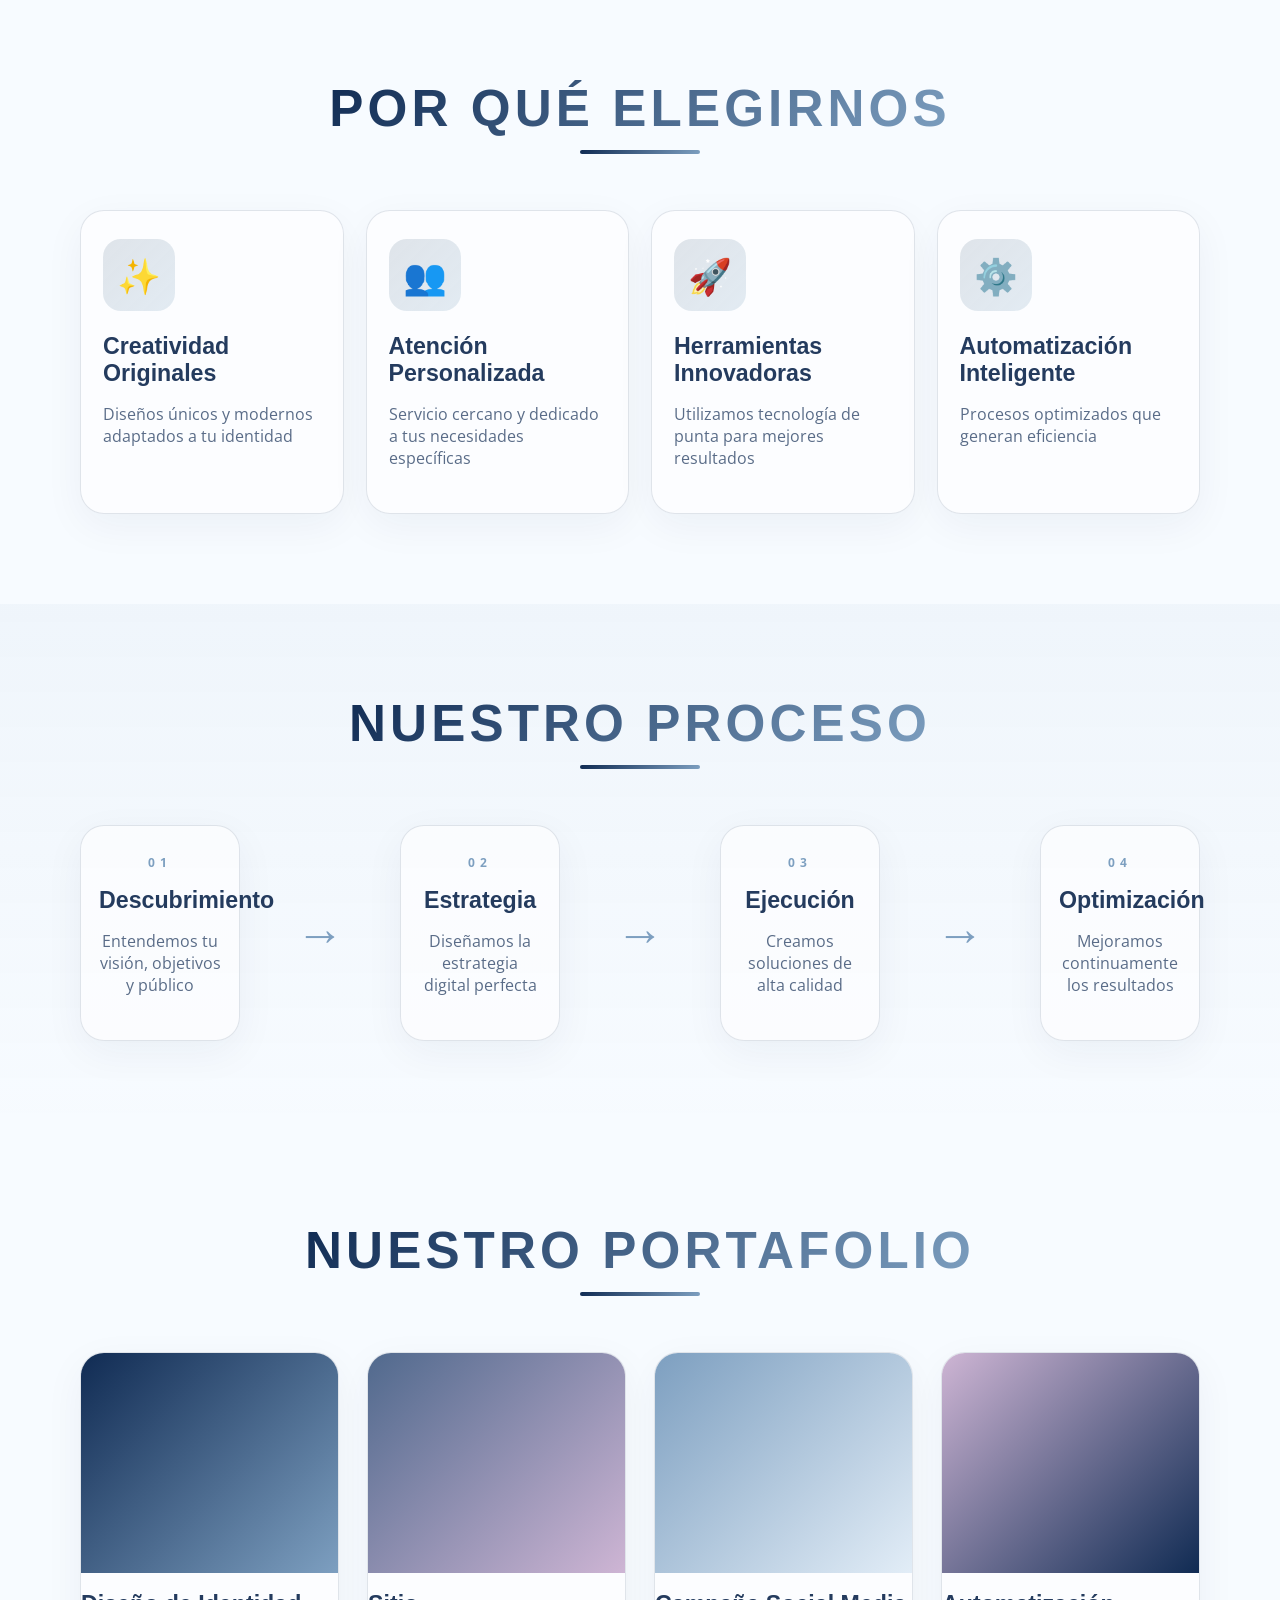
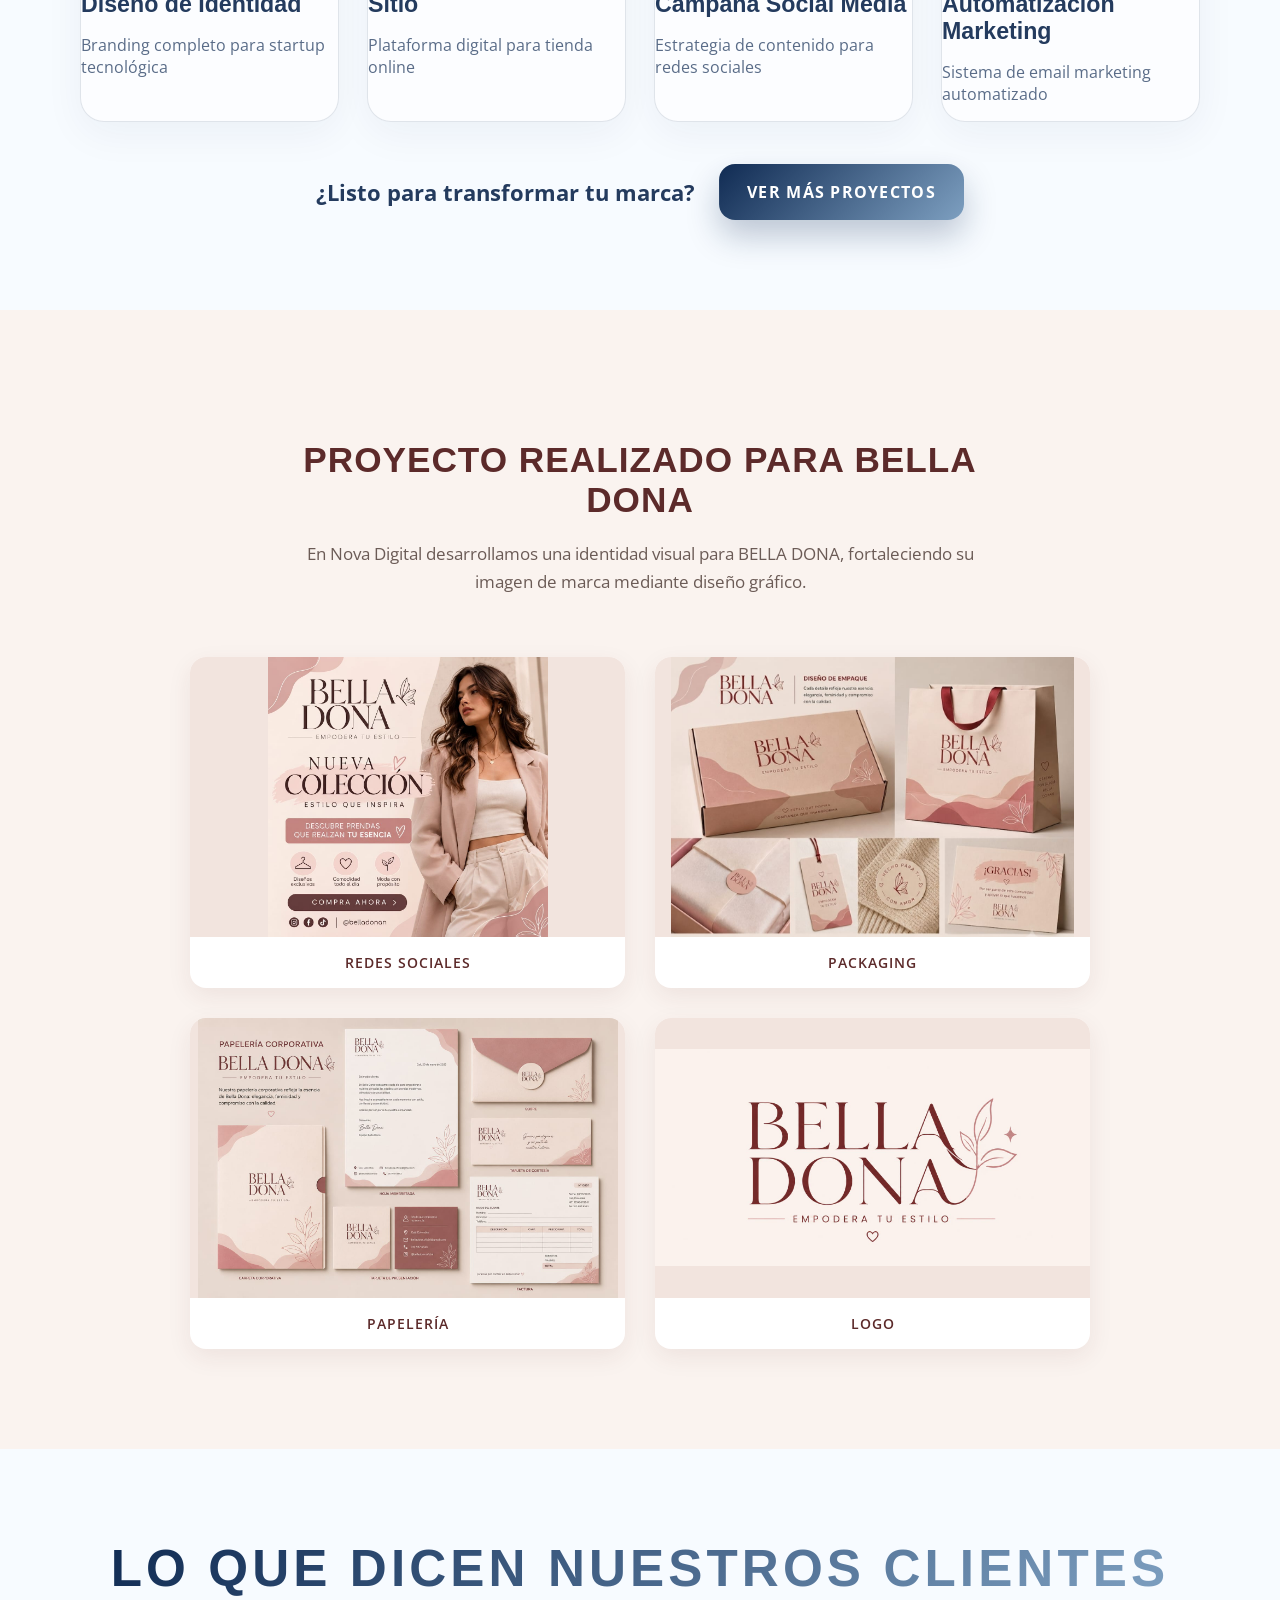
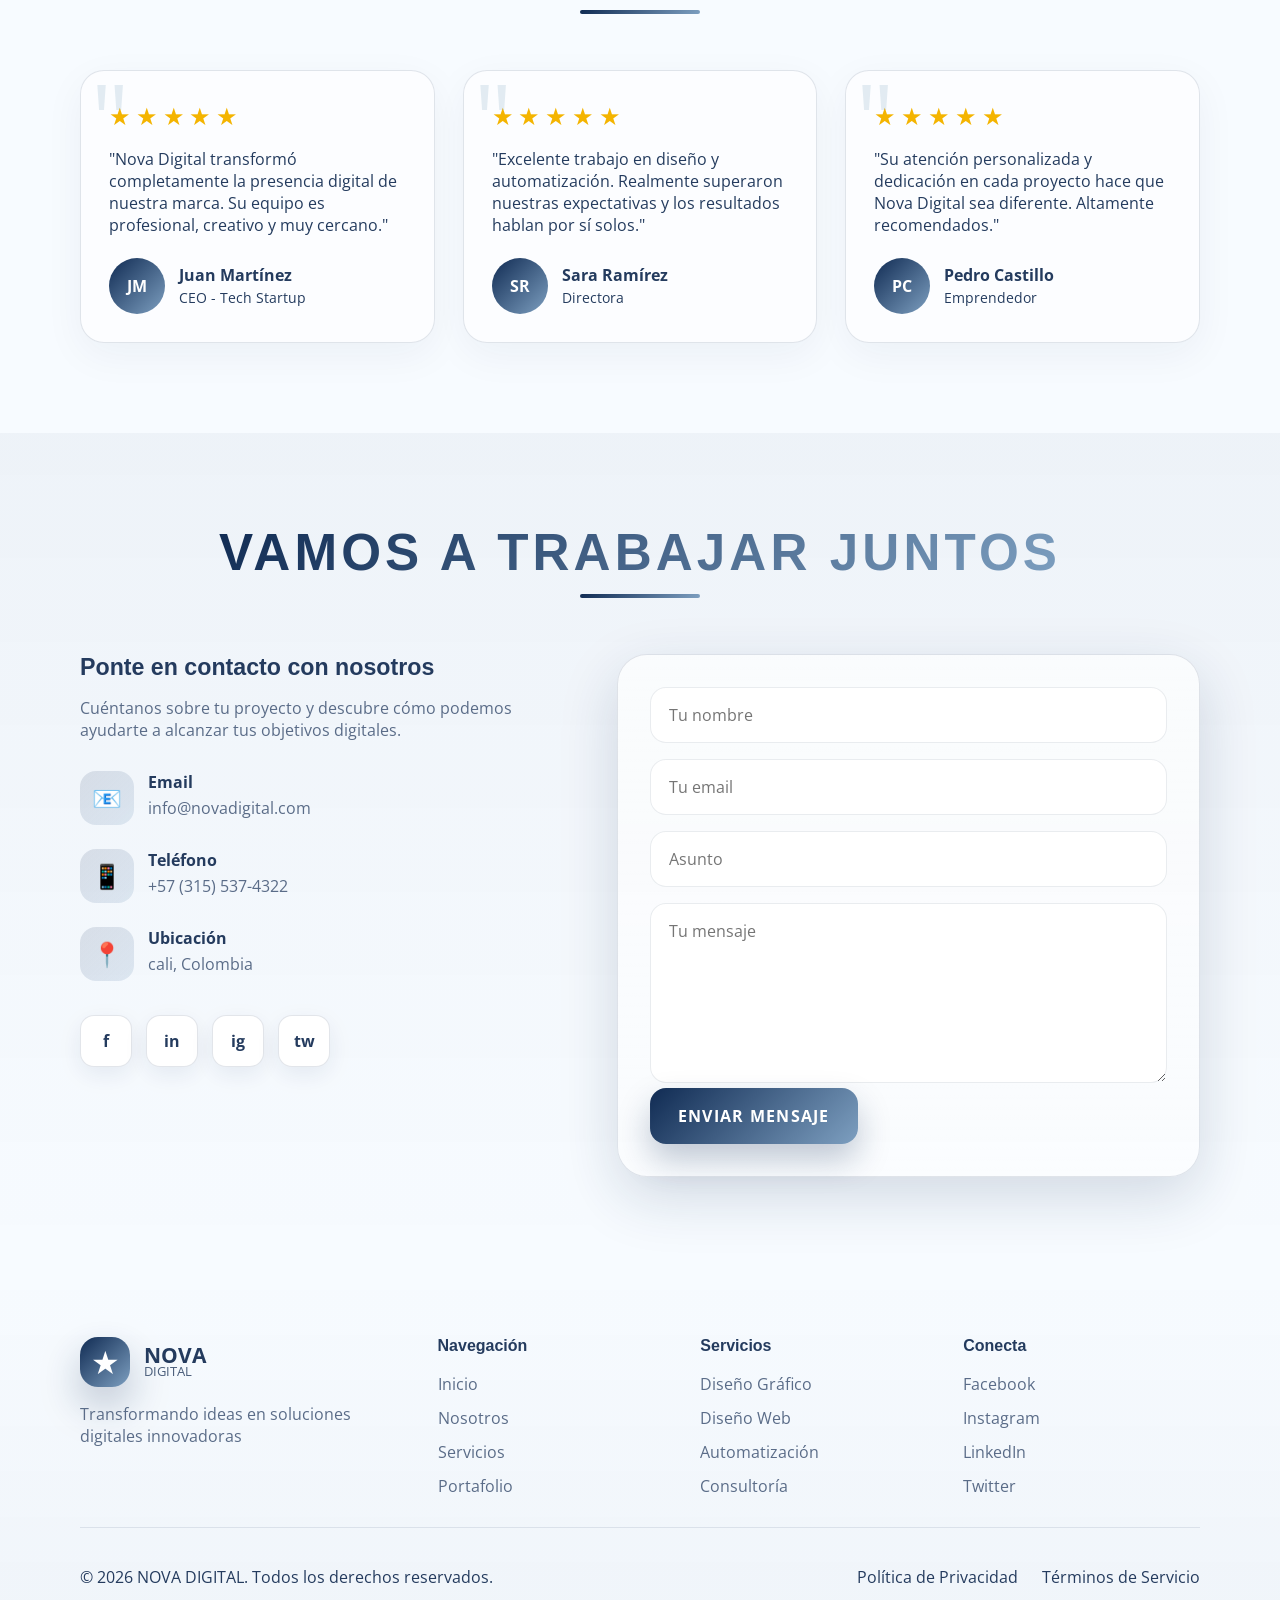
<file: index (2).html>
<!DOCTYPE html>
<html lang="es">
<head>
    <meta charset="UTF-8">
    <meta name="viewport" content="width=device-width, initial-scale=1.0">
    <title>NOVA DIGITAL - Agencia de Diseño y Automatización Digital</title>
    <meta name="description" content="Nova Digital es una agencia de diseño y automatización digital que ofrece soluciones creativas para tu marca.">
    <link rel="stylesheet" href="styles.css">
    <link rel="preconnect" href="https://fonts.googleapis.com">
    <link rel="preconnect" href="https://fonts.gstatic.com" crossorigin>
    <link href="https://fonts.googleapis.com/css2?family=Garet:wght@400;700&family=Open+Sans:wght@400;600;700&display=swap" rel="stylesheet">
    <style>
        /* --- Proyecto Bella Dona --- */
        .bd-project {
            padding: 100px 0;
            background: #faf3ef;
        }
        .bd-project-header {
            text-align: center;
            max-width: 700px;
            margin: 0 auto 60px;
        }
        .bd-project-header h2 {
            font-family: 'Garet', sans-serif;
            font-size: 2.2rem;
            letter-spacing: 1px;
            color: #5c2a2a;
            margin-bottom: 20px;
        }
        .bd-project-subtitle {
            font-family: 'Open Sans', sans-serif;
            font-size: 1.05rem;
            line-height: 1.7;
            color: #6b5b56;
        }
        .bd-project-grid {
            display: grid;
            grid-template-columns: repeat(2, 1fr);
            gap: 30px;
            max-width: 900px;
            margin: 0 auto;
        }
        .bd-project-item {
            background: #fff;
            border-radius: 16px;
            overflow: hidden;
            box-shadow: 0 8px 24px rgba(92, 42, 42, 0.08);
            transition: transform 0.3s ease, box-shadow 0.3s ease;
        }
        .bd-project-item:hover {
            transform: translateY(-6px);
            box-shadow: 0 14px 32px rgba(92, 42, 42, 0.15);
        }
        .bd-project-item img {
            width: 100%;
            height: 280px;
            object-fit: contain;
            background: #f2e4de;
            display: block;
        }
        .bd-caption {
            display: block;
            text-align: center;
            padding: 16px;
            font-family: 'Open Sans', sans-serif;
            font-weight: 600;
            letter-spacing: 1px;
            text-transform: uppercase;
            font-size: 0.85rem;
            color: #5c2a2a;
        }
        @media (max-width: 640px) {
            .bd-project-grid { grid-template-columns: 1fr; }
            .bd-project { padding: 60px 0; }
        }
    </style>
</head>
<body>
    <!-- NAVEGACIÓN -->
    <nav class="navbar">
        <div class="container">
            <div class="logo">
                <span class="logo-icon">★</span>
                <div class="logo-text">
                    <div class="logo-nova">NOVA</div>
                    <div class="logo-digital">DIGITAL</div>
                </div>
            </div>
            <ul class="nav-links">
                <li><a href="#inicio">Inicio</a></li>
                <li><a href="#nosotros">¿Quiénes Somos?</a></li>
                <li><a href="#servicios">Servicios</a></li>
                <li><a href="#portfolio">Portafolio</a></li>
                <li><a href="#contacto">Contacto</a></li>
            </ul>
            <div class="hamburger">
                <span></span>
                <span></span>
                <span></span>
            </div>
        </div>
    </nav>

    <!-- HERO SECTION -->
    <section class="hero" id="inicio">
        <div class="container">
            <div class="hero-content">
                <h1 class="hero-title">NOVA DIGITAL</h1>
                <p class="hero-subtitle">Diseño Creativo + Automatización Digital</p>
                <p class="hero-description">Transformamos tus ideas en soluciones digitales innovadoras que conectan con tu audiencia</p>
                <a href="#contacto" class="btn btn-primary">Comienza tu proyecto</a>
            </div>
            <div class="hero-background">
                <div class="gradient-blob blob-1"></div>
                <div class="gradient-blob blob-2"></div>
            </div>
        </div>
    </section>

    <!-- NOSOTROS -->
    <section class="nosotros" id="nosotros">
        <div class="container">
            <div class="section-header">
                <h2>¿QUIÉNES SOMOS?</h2>
                <div class="decorative-line"></div>
            </div>

            <div class="mission-vision">
                <div class="card">
                    <div class="card-icon">★</div>
                    <h3>MISIÓN</h3>
                    <p>Nova Digital existe para crear soluciones digitales que combinen diseño y automatización, permitiendo que las marcas comuniquen sus ideas de manera clara y eficiente.</p>
                </div>
                <div class="card">
                    <div class="card-icon">★</div>
                    <h3>VISIÓN</h3>
                    <p>Consolidarse como una agencia líder en diseño y automatización digital en Latinoamérica, transformando procesos digitales y siendo aliado estratégico para marcas innovadoras.</p>
                </div>
            </div>

            <div class="about-content">
                <h3 class="subtitle">Nuestro Público</h3>
                <div class="public-list">
                    <div class="public-item">
                        <span class="bullet">●</span>
                        <p>Emprendedores y pequeñas/medianas empresas</p>
                    </div>
                    <div class="public-item">
                        <span class="bullet">●</span>
                        <p>Marcas que desean mejorar su imagen digital</p>
                    </div>
                    <div class="public-item">
                        <span class="bullet">●</span>
                        <p>Negocios que buscan contenido creativo y automatización</p>
                    </div>
                </div>
            </div>
        </div>
    </section>

    <!-- VALORES -->
    <section class="valores" id="valores">
        <div class="container">
            <div class="section-header">
                <h2>NUESTROS VALORES</h2>
                <div class="decorative-line"></div>
            </div>

            <div class="valores-grid">
                <div class="valor-card">
                    <div class="valor-icon">🎨</div>
                    <h3>CREATIVIDAD</h3>
                    <p>Buscamos ideas originales y modernas para cada proyecto</p>
                </div>
                <div class="valor-card">
                    <div class="valor-icon">⚡</div>
                    <h3>INNOVACIÓN</h3>
                    <p>Nos adaptamos constantemente a las nuevas tendencias digitales</p>
                </div>
                <div class="valor-card">
                    <div class="valor-icon">🤝</div>
                    <h3>COMPROMISO</h3>
                    <p>Trabajamos de manera cercana con cada cliente</p>
                </div>
                <div class="valor-card">
                    <div class="valor-icon">✓</div>
                    <h3>RESPONSABILIDAD</h3>
                    <p>Cumplimos con los compromisos y entregas acordadas</p>
                </div>
                <div class="valor-card">
                    <div class="valor-icon">⭐</div>
                    <h3>PROFESIONALISMO</h3>
                    <p>Ofrecemos trabajos organizados, claros y de calidad</p>
                </div>
            </div>
        </div>
    </section>

    <!-- SERVICIOS -->
    <section class="servicios" id="servicios">
        <div class="container">
            <div class="section-header">
                <h2>NUESTROS SERVICIOS</h2>
                <div class="decorative-line"></div>
            </div>

            <div class="servicios-grid">
                <div class="servicio-card">
                    <div class="servicio-number">01</div>
                    <h3>Diseño Gráfico</h3>
                    <p>Creamos identidades visuales poderosas que comunican la esencia de tu marca con creatividad e impacto.</p>
                    <div class="features">
                        <span class="feature-tag">Logo Design</span>
                        <span class="feature-tag">Branding</span>
                        <span class="feature-tag">Marketing Material</span>
                    </div>
                </div>

                <div class="servicio-card">
                    <div class="servicio-number">02</div>
                    <h3>Diseño Web</h3>
                    <p>Páginas web modernas, responsivas y optimizadas que generan conversiones y mejoran tu presencia digital.</p>
                    <div class="features">
                        <span class="feature-tag">UI/UX Design</span>
                        <span class="feature-tag">Responsive</span>
                        <span class="feature-tag">SEO Friendly</span>
                    </div>
                </div>

                <div class="servicio-card">
                    <div class="servicio-number">03</div>
                    <h3>Contenido Digital</h3>
                    <p>Estrategias de contenido creativo que conectan con tu audiencia y fortalecen tu marca en redes sociales.</p>
                    <div class="features">
                        <span class="feature-tag">Social Media</span>
                        <span class="feature-tag">Copywriting</span>
                        <span class="feature-tag">Visual Content</span>
                    </div>
                </div>

                <div class="servicio-card">
                    <div class="servicio-number">04</div>
                    <h3>Automatización Digital</h3>
                    <p>Soluciones automatizadas que optimizan tus procesos, ahorran tiempo y mejoran la experiencia del cliente.</p>
                    <div class="features">
                        <span class="feature-tag">Email Marketing</span>
                        <span class="feature-tag">Marketing Automation</span>
                        <span class="feature-tag">CRM Integration</span>
                    </div>
                </div>

           
    </section>

    <!-- FORTALEZAS -->
    <section class="fortalezas">
        <div class="container">
            <div class="section-header">
                <h2>POR QUÉ ELEGIRNOS</h2>
                <div class="decorative-line"></div>
            </div>

            <div class="fortalezas-content">
                <div class="fortaleza-item">
                    <div class="fortaleza-icon">✨</div>
                    <h3>Creatividad Originales</h3>
                    <p>Diseños únicos y modernos adaptados a tu identidad</p>
                </div>
                <div class="fortaleza-item">
                    <div class="fortaleza-icon">👥</div>
                    <h3>Atención Personalizada</h3>
                    <p>Servicio cercano y dedicado a tus necesidades específicas</p>
                </div>
                <div class="fortaleza-item">
                    <div class="fortaleza-icon">🚀</div>
                    <h3>Herramientas Innovadoras</h3>
                    <p>Utilizamos tecnología de punta para mejores resultados</p>
                </div>
                <div class="fortaleza-item">
                    <div class="fortaleza-icon">⚙️</div>
                    <h3>Automatización Inteligente</h3>
                    <p>Procesos optimizados que generan eficiencia</p>
                </div>
            </div>
        </div>
    </section>

    <!-- PROCESO DE TRABAJO -->
    <section class="proceso">
        <div class="container">
            <div class="section-header">
                <h2>NUESTRO PROCESO</h2>
                <div class="decorative-line"></div>
            </div>

            <div class="proceso-steps">
                <div class="step">
                    <div class="step-number">01</div>
                    <h3>Descubrimiento</h3>
                    <p>Entendemos tu visión, objetivos y público</p>
                </div>
                <div class="step-arrow">→</div>
                <div class="step">
                    <div class="step-number">02</div>
                    <h3>Estrategia</h3>
                    <p>Diseñamos la estrategia digital perfecta</p>
                </div>
                <div class="step-arrow">→</div>
                <div class="step">
                    <div class="step-number">03</div>
                    <h3>Ejecución</h3>
                    <p>Creamos soluciones de alta calidad</p>
                </div>
                <div class="step-arrow">→</div>
                <div class="step">
                    <div class="step-number">04</div>
                    <h3>Optimización</h3>
                    <p>Mejoramos continuamente los resultados</p>
                </div>
            </div>
        </div>
    </section>

    <!-- PORTFOLIO -->
    <section class="portfolio" id="portfolio">
        <div class="container">
            <div class="section-header">
                <h2>NUESTRO PORTAFOLIO</h2>
                <div class="decorative-line"></div>
            </div>

            <div class="portfolio-grid">
                <div class="portfolio-item">
                    <div class="portfolio-image" style="background: linear-gradient(135deg, #102b53 0%, #7d9fc0 100%);"></div>
                    <h3>Diseño de Identidad</h3>
                    <p>Branding completo para startup tecnológica</p>
                </div>
                <div class="portfolio-item">
                    <div class="portfolio-image" style="background: linear-gradient(135deg, #50698d 0%, #ceb5d4 100%);"></div>
                    <h3>Sitio </h3>
                    <p>Plataforma digital para tienda online</p>
                </div>
                <div class="portfolio-item">
                    <div class="portfolio-image" style="background: linear-gradient(135deg, #7d9fc0 0%, #e2edf7 100%);"></div>
                    <h3>Campaña Social Media</h3>
                    <p>Estrategia de contenido para redes sociales</p>
                </div>
                <div class="portfolio-item">
                    <div class="portfolio-image" style="background: linear-gradient(135deg, #ceb5d4 0%, #102b53 100%);"></div>
                    <h3>Automatización Marketing</h3>
                    <p>Sistema de email marketing automatizado</p>
                </div>
            </div>

            <div class="portfolio-cta">
                <p>¿Listo para transformar tu marca?</p>
                <button class="btn btn-primary">Ver más proyectos</button>
            </div>
        </div>
    </section>

    <!-- PROYECTO BELLA DONA -->
    <section class="bd-project" id="proyecto-bella-dona">
        <div class="container">
            <div class="bd-project-header">
                <h2>PROYECTO REALIZADO PARA BELLA DONA</h2>
                <p class="bd-project-subtitle">En Nova Digital desarrollamos una identidad visual para BELLA DONA, fortaleciendo su imagen de marca mediante diseño gráfico.</p>
            </div>
            <div class="bd-project-grid">
                <div class="bd-project-item">
                    <img src="bella-dona-redes-sociales.jpg" alt="Diseño de redes sociales Bella Dona" loading="lazy">
                    <span class="bd-caption">Redes Sociales</span>
                </div>
                <div class="bd-project-item">
                    <img src="bella-dona-packaging.jpg" alt="Diseño de packaging Bella Dona" loading="lazy">
                    <span class="bd-caption">Packaging</span>
                </div>
                <div class="bd-project-item">
                    <img src="bella-dona-papeleria.jpg" alt="Papelería corporativa Bella Dona" loading="lazy">
                    <span class="bd-caption">Papelería</span>
                </div>
                <div class="bd-project-item">
                    <img src="bella-dona-logo.jpg" alt="Logo Bella Dona" loading="lazy">
                    <span class="bd-caption">Logo</span>
                </div>
            </div>
        </div>
    </section>

    <!-- TESTIMONIOS -->
    <section class="testimonios">
        <div class="container">
            <div class="section-header">
                <h2>LO QUE DICEN NUESTROS CLIENTES</h2>
                <div class="decorative-line"></div>
            </div>

            <div class="testimonios-grid">
                <div class="testimonio-card">
                    <div class="stars">★★★★★</div>
                    <p>"Nova Digital transformó completamente la presencia digital de nuestra marca. Su equipo es profesional, creativo y muy cercano."</p>
                    <div class="cliente-info">
                        <div class="cliente-avatar">JM</div>
                        <div>
                            <h4>Juan Martínez</h4>
                            <span>CEO - Tech Startup</span>
                        </div>
                    </div>
                </div>

                <div class="testimonio-card">
                    <div class="stars">★★★★★</div>
                    <p>"Excelente trabajo en diseño y automatización. Realmente superaron nuestras expectativas y los resultados hablan por sí solos."</p>
                    <div class="cliente-info">
                        <div class="cliente-avatar">SR</div>
                        <div>
                            <h4>Sara Ramírez</h4>
                            <span>Directora </span>
                        </div>
                    </div>
                </div>

                <div class="testimonio-card">
                    <div class="stars">★★★★★</div>
                    <p>"Su atención personalizada y dedicación en cada proyecto hace que Nova Digital sea diferente. Altamente recomendados."</p>
                    <div class="cliente-info">
                        <div class="cliente-avatar">PC</div>
                        <div>
                            <h4>Pedro Castillo</h4>
                            <span>Emprendedor</span>
                        </div>
                    </div>
                </div>
            </div>
        </div>
    </section>

    <!-- CONTACTO -->
    <section class="contacto" id="contacto">
        <div class="container">
            <div class="section-header">
                <h2>VAMOS A TRABAJAR JUNTOS</h2>
                <div class="decorative-line"></div>
            </div>

            <div class="contacto-content">
                <div class="contacto-info">
                    <h3>Ponte en contacto con nosotros</h3>
                    <p>Cuéntanos sobre tu proyecto y descubre cómo podemos ayudarte a alcanzar tus objetivos digitales.</p>

                    <div class="info-items">
                        <div class="info-item">
                            <span class="icon">📧</span>
                            <div>
                                <h4>Email</h4>
                                <p>info@novadigital.com</p>
                            </div>
                        </div>
                        <div class="info-item">
                            <span class="icon">📱</span>
                            <div>
                                <h4>Teléfono</h4>
                                <p>+57 (315) 537-4322</p>
                            </div>
                        </div>
                        <div class="info-item">
                            <span class="icon">📍</span>
                            <div>
                                <h4>Ubicación</h4>
                                <p>cali, Colombia</p>
                            </div>
                        </div>
                    </div>

                    <div class="social-links">
                        <a href="#" class="social-icon">f</a>
                        <a href="#" class="social-icon">in</a>
                        <a href="#" class="social-icon">ig</a>
                        <a href="#" class="social-icon">tw</a>
                    </div>
                </div>

                <form class="contacto-form" action="#" method="post">
                    <div class="form-group">
                        <input type="text" name="nombre" placeholder="Tu nombre" required>
                    </div>
                    <div class="form-group">
                        <input type="email" name="email" placeholder="Tu email" required>
                    </div>
                    <div class="form-group">
                        <input type="text" name="asunto" placeholder="Asunto">
                    </div>
                    <div class="form-group">
                        <textarea name="mensaje" placeholder="Tu mensaje" rows="5" required></textarea>
                    </div>
                    <button type="submit" class="btn btn-primary">Enviar Mensaje</button>
                </form>
            </div>
        </div>
    </section>

    <!-- FOOTER -->
    <footer class="footer">
        <div class="container">
            <div class="footer-content">
                <div class="footer-section">
                    <div class="footer-logo">
                        <span class="logo-icon">★</span>
                        <div>
                            <div class="logo-nova">NOVA</div>
                            <div class="logo-digital">DIGITAL</div>
                        </div>
                    </div>
                    <p>Transformando ideas en soluciones digitales innovadoras</p>
                </div>

                <div class="footer-section">
                    <h4>Navegación</h4>
                    <ul>
                        <li><a href="#inicio">Inicio</a></li>
                        <li><a href="#nosotros">Nosotros</a></li>
                        <li><a href="#servicios">Servicios</a></li>
                        <li><a href="#portfolio">Portafolio</a></li>
                    </ul>
                </div>

                <div class="footer-section">
                    <h4>Servicios</h4>
                    <ul>
                        <li><a href="#">Diseño Gráfico</a></li>
                        <li><a href="#">Diseño Web</a></li>
                        <li><a href="#">Automatización</a></li>
                        <li><a href="#">Consultoría</a></li>
                    </ul>
                </div>

                <div class="footer-section">
                    <h4>Conecta</h4>
                    <ul>
                        <li><a href="#">Facebook</a></li>
                        <li><a href="#">Instagram</a></li>
                        <li><a href="#">LinkedIn</a></li>
                        <li><a href="#">Twitter</a></li>
                    </ul>
                </div>
            </div>

            <div class="footer-bottom">
                <p>&copy; 2026 NOVA DIGITAL. Todos los derechos reservados.</p>
                <div class="footer-links">
                    <a href="#">Política de Privacidad</a>
                    <a href="#">Términos de Servicio</a>
                </div>
            </div>
        </div>
    </footer>

    <script src="script.js"></script>
</body>
</html>
</file>
<file: styles.css>
:root {
    --primary: #102b53;
    --primary-dark: #0a1c35;
    --secondary: #7d9fc0;
    --accent: #ceb5d4;
    --light: #f7fbff;
    --muted: #6b778d;
    --border: rgba(16, 43, 83, 0.12);
    --shadow: 0 20px 60px rgba(16, 43, 83, 0.16);
    --radius: 24px;
    --container: min(1120px, calc(100vw - 64px));
}

* {
    box-sizing: border-box;
}

html {
    scroll-behavior: smooth;
}

body {
    margin: 0;
    font-family: 'Open Sans', sans-serif;
    background:
        radial-gradient(circle at top left, rgba(125, 159, 192, 0.25), transparent 24%),
        radial-gradient(circle at top right, rgba(206, 181, 212, 0.2), transparent 18%),
        #f7fbff;
    color: #243b5e;
    position: relative;
    overflow-x: hidden;
}

/* Background Logo Nova - Fondo animado */
body::before {
    content: '★';
    position: fixed;
    top: 50%;
    left: 50%;
    transform: translate(-50%, -50%);
    font-size: 40vw;
    opacity: 0.03;
    z-index: -1;
    pointer-events: none;
    font-weight: 700;
    animation: float 20s ease-in-out infinite;
    color: var(--primary);
}

body::after {
    content: '';
    position: fixed;
    inset: 0;
    background: 
        radial-gradient(circle at 25% 25%, rgba(16, 43, 83, 0.02) 0%, transparent 50%),
        radial-gradient(circle at 75% 75%, rgba(125, 159, 192, 0.02) 0%, transparent 50%);
    z-index: -1;
    pointer-events: none;
    animation: shimmer 15s ease-in-out infinite;
}

@keyframes float {
    0%, 100% { transform: translate(-50%, -50%) scale(1) rotate(0deg); }
    50% { transform: translate(-48%, -52%) scale(1.05) rotate(180deg); }
}

@keyframes shimmer {
    0%, 100% { opacity: 0.5; }
    50% { opacity: 1; }
}

a {
    text-decoration: none;
    color: inherit;
}

button,
input,
textarea {
    font: inherit;
}

.container {
    width: var(--container);
    margin: 0 auto;
}

.navbar {
    position: sticky;
    top: 0;
    z-index: 50;
    padding: 16px 0;
    background: linear-gradient(180deg, rgba(247, 251, 255, 0.92), rgba(247, 251, 255, 0.74));
    backdrop-filter: blur(18px);
    border-bottom: 1px solid transparent;
    box-shadow: 0 4px 12px rgba(16, 43, 83, 0.08);
    transition: all 0.3s ease;
}

.navbar.scrolled {
    padding: 12px 0;
    box-shadow: 0 8px 24px rgba(16, 43, 83, 0.15);
}

.navbar .container {
    display: flex;
    align-items: center;
    justify-content: space-between;
    gap: 24px;
}

.logo {
    display: flex;
    align-items: center;
    gap: 14px;
    transition: transform 0.3s ease;
}

.logo:hover {
    transform: scale(1.05);
}

.logo-icon {
    width: 56px;
    height: 56px;
    display: inline-flex;
    align-items: center;
    justify-content: center;
    font-size: 2rem;
    border-radius: 18px;
    background: linear-gradient(135deg, #102b53, #7d9fc0);
    color: #ffffff;
    box-shadow: 0 18px 40px rgba(16, 43, 83, 0.26);
    animation: pulse-glow 2s ease-in-out infinite;
}

@keyframes pulse-glow {
    0%, 100% { box-shadow: 0 18px 40px rgba(16, 43, 83, 0.26); }
    50% { box-shadow: 0 18px 50px rgba(125, 159, 192, 0.4); }
}

.logo-text {
    font-family: 'Garet', sans-serif;
    letter-spacing: 0.18em;
}

.logo-nova,
.logo-digital {
    text-transform: uppercase;
    line-height: 0.98;
}

.logo-nova {
    font-size: 1.3rem;
    font-weight: 700;
}

.logo-digital {
    font-size: 0.82rem;
    font-weight: 400;
    opacity: 0.82;
}

.nav-links {
    display: flex;
    align-items: center;
    list-style: none;
    gap: 40px;
    padding: 0;
    margin: 0;
}

.nav-links a {
    position: relative;
    padding: 4px 0;
    font-weight: 600;
    color: #35537e;
    transition: color 0.3s ease;
}

.nav-links a::after {
    content: '';
    position: absolute;
    left: 0;
    bottom: -6px;
    width: 100%;
    height: 2px;
    background: linear-gradient(135deg, #102b53, #7d9fc0);
    transform: scaleX(0);
    transform-origin: left;
    transition: transform 0.3s ease;
}

.nav-links a:hover::after,
.nav-links a:focus-visible::after {
    transform: scaleX(1);
}

.nav-links a:hover,
.nav-links a:focus-visible {
    color: var(--primary);
}

.hamburger {
    display: none;
    flex-direction: column;
    gap: 6px;
    cursor: pointer;
    transition: all 0.3s ease;
}

.hamburger span {
    display: block;
    width: 28px;
    height: 3px;
    border-radius: 999px;
    background: #102b53;
    transition: transform 0.3s ease, opacity 0.3s ease;
}

.hamburger.active span:nth-child(1) {
    transform: rotate(45deg) translate(10px, 10px);
}

.hamburger.active span:nth-child(2) {
    opacity: 0;
}

.hamburger.active span:nth-child(3) {
    transform: rotate(-45deg) translate(7px, -7px);
}

.hero {
    position: relative;
    overflow: hidden;
    padding: 90px 0 70px;
}

.hero .container {
    display: grid;
    grid-template-columns: 1.1fr 0.9fr;
    align-items: center;
    gap: 36px;
}

.hero-content {
    position: relative;
    z-index: 2;
}

.hero-title {
    margin: 0;
    font-family: 'Garet', sans-serif;
    font-size: clamp(3.4rem, 9vw, 5.2rem);
    line-height: 0.98;
    letter-spacing: 0.04em;
    animation: slideInLeft 0.8s ease-out;
}

@keyframes slideInLeft {
    from {
        opacity: 0;
        transform: translateX(-50px);
    }
    to {
        opacity: 1;
        transform: translateX(0);
    }
}

.hero-subtitle {
    margin: 18px 0 18px;
    font-size: clamp(1.5rem, 2.6vw, 2.2rem);
    font-weight: 700;
    color: #35537e;
    animation: slideInLeft 0.8s ease-out 0.1s backwards;
}

.hero-description {
    margin: 0;
    max-width: 500px;
    font-size: 1.1rem;
    line-height: 1.75;
    color: #5a6c88;
    animation: slideInLeft 0.8s ease-out 0.2s backwards;
}

.hero .btn {
    margin-top: 30px;
    animation: slideInLeft 0.8s ease-out 0.3s backwards;
}

.hero-background {
    position: relative;
    height: 420px;
    animation: float 8s ease-in-out infinite;
}

.gradient-blob {
    position: absolute;
    border-radius: 50%;
    filter: blur(2px);
    opacity: 0.66;
}

.blob-1 {
    width: 320px;
    height: 320px;
    top: 20px;
    right: 30px;
    background: radial-gradient(circle at 35% 30%, #ffffff, #7d9fc0 60%, #102b53);
    animation: blob-float-1 8s ease-in-out infinite;
}

.blob-2 {
    width: 220px;
    height: 220px;
    bottom: 10px;
    left: 60px;
    background: radial-gradient(circle at 35% 30%, #ffffff, #ceb5d4 45%, #7d9fc0);
    animation: blob-float-2 6s ease-in-out infinite;
}

@keyframes blob-float-1 {
    0%, 100% { transform: translate(0, 0); }
    50% { transform: translate(20px, -30px); }
}

@keyframes blob-float-2 {
    0%, 100% { transform: translate(0, 0); }
    50% { transform: translate(-30px, 20px); }
}

section {
    padding: 90px 0;
    position: relative;
    z-index: 1;
}

.section-header {
    display: flex;
    flex-direction: column;
    align-items: center;
    gap: 12px;
    margin-bottom: 56px;
    text-align: center;
    animation: fadeInUp 0.8s ease-out;
}

@keyframes fadeInUp {
    from {
        opacity: 0;
        transform: translateY(30px);
    }
    to {
        opacity: 1;
        transform: translateY(0);
    }
}

.section-header h2 {
    margin: 0;
    font-family: 'Garet', sans-serif;
    font-size: clamp(2.4rem, 5vw, 3.2rem);
    letter-spacing: 0.08em;
    text-transform: uppercase;
    background: linear-gradient(135deg, var(--primary), var(--secondary));
    -webkit-background-clip: text;
    -webkit-text-fill-color: transparent;
    background-clip: text;
}

.decorative-line {
    width: 120px;
    height: 4px;
    border-radius: 999px;
    background: linear-gradient(135deg, #102b53, #7d9fc0);
    animation: expand 0.8s ease-out;
}

@keyframes expand {
    from {
        width: 0;
        opacity: 0;
    }
    to {
        width: 120px;
        opacity: 1;
    }
}

.mission-vision {
    display: grid;
    grid-template-columns: repeat(2, minmax(0, 1fr));
    gap: 28px;
}

.card,
.valor-card,
.servicio-card,
.testimonio-card,
.portfolio-item,
.fortaleza-item,
.step {
    background: rgba(255, 255, 255, 0.58);
    border: 1px solid var(--border);
    border-radius: var(--radius);
    box-shadow: 0 12px 40px rgba(16, 43, 83, 0.05);
    transition: all 0.3s ease;
}

.card:hover,
.valor-card:hover,
.servicio-card:hover,
.testimonio-card:hover,
.portfolio-item:hover,
.fortaleza-item:hover,
.step:hover {
    transform: translateY(-8px);
    box-shadow: 0 24px 60px rgba(16, 43, 83, 0.15);
    border-color: rgba(125, 159, 192, 0.3);
    background: rgba(255, 255, 255, 0.75);
}

.card {
    padding: 34px;
}

.card-icon,
.valor-icon,
.fortaleza-icon {
    width: 72px;
    height: 72px;
    display: inline-flex;
    align-items: center;
    justify-content: center;
    margin-bottom: 22px;
    border-radius: 18px;
    background: linear-gradient(135deg, rgba(16, 43, 83, 0.12), rgba(125, 159, 192, 0.2));
    font-size: 2.2rem;
    transition: transform 0.3s ease;
}

.card:hover .card-icon,
.valor-card:hover .valor-icon,
.fortaleza-item:hover .fortaleza-icon {
    transform: rotate(360deg) scale(1.1);
}

.card h3,
.valor-card h3,
.servicio-card h3,
.step h3,
.fortaleza-item h3,
.portfolio-item h3,
.contacto-info h3 {
    margin: 0 0 14px;
    font-family: 'Garet', sans-serif;
    font-size: 1.45rem;
}

.card p,
.valor-card p,
.servicio-card p,
.step p,
.fortaleza-item p,
.portfolio-item p,
.contacto-info p,
.contacto-form input,
.contacto-form textarea,
.footer-section p,
.footer-section li {
    color: #5a6c88;
}

.about-content {
    margin-top: 54px;
}

.subtitle {
    font-size: 2rem;
    margin-bottom: 14px;
    font-family: 'Garet', sans-serif;
}

.public-list {
    display: grid;
    gap: 16px;
}

.public-item {
    display: flex;
    align-items: center;
    gap: 14px;
    transition: transform 0.3s ease;
}

.public-item:hover {
    transform: translateX(10px);
}

.public-item p {
    margin: 0;
}

.bullet {
    font-size: 2.1rem;
    line-height: 1;
    color: #7d9fc0;
    transition: color 0.3s ease;
}

.public-item:hover .bullet {
    color: var(--primary);
}

.valores {
    background: linear-gradient(180deg, transparent, rgba(125, 159, 192, 0.08));
}

.valores-grid,
.servicios-grid,
.portfolio-grid,
.testimonios-grid {
    display: grid;
    gap: 28px;
}

.valores-grid {
    grid-template-columns: repeat(5, minmax(0, 1fr));
}

.valor-card {
    padding: 28px 24px;
}

.servicios-grid {
    grid-template-columns: repeat(3, minmax(0, 1fr));
}

.servicio-card {
    padding: 32px 28px;
    cursor: pointer;
    position: relative;
    overflow: hidden;
}

.servicio-card::before {
    content: '';
    position: absolute;
    inset: 0;
    background: linear-gradient(135deg, transparent, rgba(125, 159, 192, 0.2));
    transform: translateX(-100%);
    transition: transform 0.3s ease;
    z-index: -1;
}

.servicio-card:hover::before {
    transform: translateX(0);
}

.servicio-number,
.step-number {
    margin-bottom: 16px;
    font-size: 0.75rem;
    letter-spacing: 0.4em;
    font-weight: 700;
    color: #7d9fc0;
}

.features {
    display: flex;
    flex-wrap: wrap;
    gap: 10px;
    margin-top: 24px;
}

.feature-tag {
    padding: 8px 12px;
    border-radius: 999px;
    background: rgba(16, 43, 83, 0.06);
    font-size: 0.72rem;
    font-weight: 700;
    text-transform: uppercase;
    letter-spacing: 0.08em;
    transition: all 0.3s ease;
}

.servicio-card:hover .feature-tag {
    background: rgba(16, 43, 83, 0.12);
    transform: scale(1.05);
}

.fortalezas-content {
    display: grid;
    grid-template-columns: repeat(4, minmax(0, 1fr));
    gap: 22px;
}

.fortaleza-item {
    padding: 28px 22px;
}

.proceso {
    background: linear-gradient(180deg, rgba(125, 159, 192, 0.06), transparent);
}

.proceso-steps {
    display: grid;
    grid-template-columns: repeat(7, minmax(0, 1fr));
    align-items: center;
}

.step {
    padding: 28px 18px;
    text-align: center;
}

.step-arrow {
    justify-self: center;
    font-size: 3rem;
    line-height: 1;
    color: #7d9fc0;
    animation: arrow-pulse 1.5s ease-in-out infinite;
}

@keyframes arrow-pulse {
    0%, 100% { transform: translateX(0); }
    50% { transform: translateX(8px); }
}

.portfolio-grid {
    grid-template-columns: repeat(4, minmax(0, 1fr));
}

.portfolio-item {
    overflow: hidden;
}

.portfolio-image {
    height: 220px;
    margin-bottom: 18px;
    transition: transform 0.3s ease;
}

.portfolio-item:hover .portfolio-image {
    transform: scale(1.05);
}

.portfolio-cta {
    display: flex;
    align-items: center;
    justify-content: center;
    gap: 24px;
    margin-top: 42px;
}

.portfolio-cta p {
    margin: 0;
    font-size: 1.4rem;
    font-weight: 700;
}

.testimonios-grid {
    grid-template-columns: repeat(3, minmax(0, 1fr));
}

.testimonio-card {
    padding: 28px;
}

.testimonio-card::before {
    content: '"';
    font-size: 6rem;
    color: rgba(125, 159, 192, 0.2);
    position: absolute;
    top: -20px;
    left: 10px;
}

.stars {
    margin-bottom: 16px;
    font-size: 1.5rem;
    letter-spacing: 0.2em;
    color: #f4b400;
    transition: transform 0.3s ease;
}

.testimonio-card:hover .stars {
    transform: scale(1.1);
}

.cliente-info {
    display: flex;
    align-items: center;
    gap: 14px;
    margin-top: 22px;
}

.cliente-avatar {
    width: 56px;
    height: 56px;
    border-radius: 50%;
    display: inline-flex;
    align-items: center;
    justify-content: center;
    font-weight: 700;
    background: linear-gradient(135deg, #102b53, #7d9fc0);
    color: #fff;
    transition: transform 0.3s ease;
}

.cliente-info:hover .cliente-avatar {
    transform: scale(1.1) rotate(10deg);
}

.cliente-info h4 {
    margin: 0;
}

.cliente-info span {
    font-size: 0.9rem;
}

.contacto {
    background: linear-gradient(180deg, rgba(16, 43, 83, 0.04), transparent);
}

.contacto-content {
    display: grid;
    grid-template-columns: 0.92fr 1.08fr;
    gap: 40px;
    align-items: start;
}

.info-items {
    display: grid;
    gap: 24px;
    margin: 30px 0 34px;
}

.info-item {
    display: flex;
    align-items: flex-start;
    gap: 14px;
    transition: transform 0.3s ease;
}

.info-item:hover {
    transform: translateX(10px);
}

.info-item .icon {
    width: 54px;
    height: 54px;
    display: inline-flex;
    align-items: center;
    justify-content: center;
    font-size: 1.5rem;
    border-radius: 16px;
    background: linear-gradient(135deg, rgba(16, 43, 83, 0.12), rgba(125, 159, 192, 0.2));
    transition: transform 0.3s ease;
    flex-shrink: 0;
}

.info-item:hover .icon {
    transform: rotate(-10deg) scale(1.1);
}

.info-item h4 {
    margin: 0;
    font-size: 1rem;
}

.info-item p {
    margin: 4px 0 0;
}

.social-links {
    display: flex;
    gap: 14px;
}

.social-icon {
    width: 52px;
    height: 52px;
    display: inline-flex;
    align-items: center;
    justify-content: center;
    background: #ffffff;
    border: 1px solid var(--border);
    border-radius: 14px;
    font-weight: 700;
    box-shadow: 0 8px 24px rgba(16, 43, 83, 0.08);
    transition: all 0.3s ease;
    cursor: pointer;
}

.social-icon:hover {
    transform: translateY(-4px) rotate(10deg);
    box-shadow: 0 12px 32px rgba(16, 43, 83, 0.15);
    border-color: var(--secondary);
}

.contacto-form {
    padding: 32px;
    background: linear-gradient(180deg, rgba(255, 255, 255, 0.66), rgba(255, 255, 255, 0.46));
    border: 1px solid var(--border);
    border-radius: 30px;
    box-shadow: var(--shadow);
}

.form-group + .form-group {
    margin-top: 16px;
}

.contacto-form input,
.contacto-form textarea {
    width: 100%;
    padding: 16px 18px;
    border: 1px solid rgba(16, 43, 83, 0.09);
    border-radius: 16px;
    background: #fff;
    outline: none;
    transition: all 0.3s ease;
}

.contacto-form textarea {
    min-height: 180px;
    resize: vertical;
}

.contacto-form input:focus,
.contacto-form textarea:focus {
    border-color: #7d9fc0;
    box-shadow: 0 0 0 4px rgba(125, 159, 192, 0.16);
    transform: translateY(-2px);
}

.btn {
    display: inline-flex;
    align-items: center;
    justify-content: center;
    min-height: 56px;
    padding: 0 28px;
    border: none;
    border-radius: 16px;
    cursor: pointer;
    font-weight: 700;
    text-transform: uppercase;
    letter-spacing: 0.08em;
    transition: all 0.2s ease;
    position: relative;
    overflow: hidden;
}

.btn::before {
    content: '';
    position: absolute;
    inset: 0;
    background: linear-gradient(135deg, transparent, rgba(255, 255, 255, 0.3));
    transform: translateX(-100%);
    transition: transform 0.3s ease;
}

.btn:hover::before {
    transform: translateX(100%);
}

.btn:hover,
.btn:focus-visible {
    transform: translateY(-3px);
}

.btn-primary {
    background: linear-gradient(135deg, #102b53, #7d9fc0);
    color: #fff;
    box-shadow: 0 16px 32px rgba(16, 43, 83, 0.25);
}

.btn-primary:hover {
    box-shadow: 0 20px 40px rgba(16, 43, 83, 0.35);
}

.footer {
    padding: 70px 0 26px;
    background: linear-gradient(180deg, transparent, rgba(16, 43, 83, 0.03));
}

.footer-content {
    display: grid;
    grid-template-columns: 1.4fr 1fr 1fr 1fr;
    gap: 26px;
    padding-bottom: 30px;
}

.footer-logo {
    display: flex;
    align-items: center;
    gap: 14px;
    margin-bottom: 14px;
}

.footer-logo .logo-icon {
    width: 50px;
    height: 50px;
}

.footer-section h4 {
    margin: 0 0 18px;
    font-family: 'Garet', sans-serif;
}

.footer-section ul {
    list-style: none;
    padding: 0;
    margin: 0;
}

.footer-section li + li {
    margin-top: 12px;
}

.footer-section a {
    transition: color 0.3s ease, transform 0.3s ease;
}

.footer-section a:hover {
    color: var(--primary);
    transform: translateX(4px);
}

.footer-bottom {
    display: flex;
    align-items: center;
    justify-content: space-between;
    gap: 24px;
    padding-top: 22px;
    border-top: 1px solid rgba(16, 43, 83, 0.1);
}

.footer-links {
    display: flex;
    gap: 24px;
}

@media (max-width: 1080px) {
    .valores-grid {
        grid-template-columns: repeat(3, minmax(0, 1fr));
    }

    .servicios-grid,
    .portfolio-grid,
    .testimonios-grid,
    .fortalezas-content {
        grid-template-columns: repeat(2, minmax(0, 1fr));
    }

    .proceso-steps {
        grid-template-columns: repeat(4, minmax(0, 1fr));
    }

    .step-arrow {
        display: none;
    }
}

@media (max-width: 840px) {
    .hero .container,
    .contacto-content,
    .portfolio-cta,
    .footer-content {
        grid-template-columns: 1fr;
    }

    .hero {
        padding-top: 54px;
    }

    .hero-background {
        display: none;
    }

    .hamburger {
        display: inline-flex;
        z-index: 60;
    }

    .nav-links {
        position: fixed;
        top: 84px;
        right: 32px;
        width: min(280px, calc(100vw - 64px));
        padding: 14px;
        flex-direction: column;
        align-items: stretch;
        background: rgba(255, 255, 255, 0.92);
        border: 1px solid rgba(16, 43, 83, 0.08);
        box-shadow: var(--shadow);
        border-radius: 20px;
        opacity: 0;
        transform: translateY(-12px);
        pointer-events: none;
        transition: opacity 0.3s ease, transform 0.3s ease;
    }

    .nav-links.active {
        opacity: 1;
        transform: translateY(0);
        pointer-events: auto;
    }

    .nav-links li {
        padding: 10px 8px;
    }

    .mission-vision,
    .valores-grid,
    .servicios-grid,
    .portfolio-grid,
    .fortalezas-content,
    .testimonios-grid {
        grid-template-columns: 1fr;
    }

    .portfolio-cta {
        align-items: center;
        text-align: center;
    }

    .footer-bottom {
        flex-direction: column;
        align-items: flex-start;
    }
}
</file>
